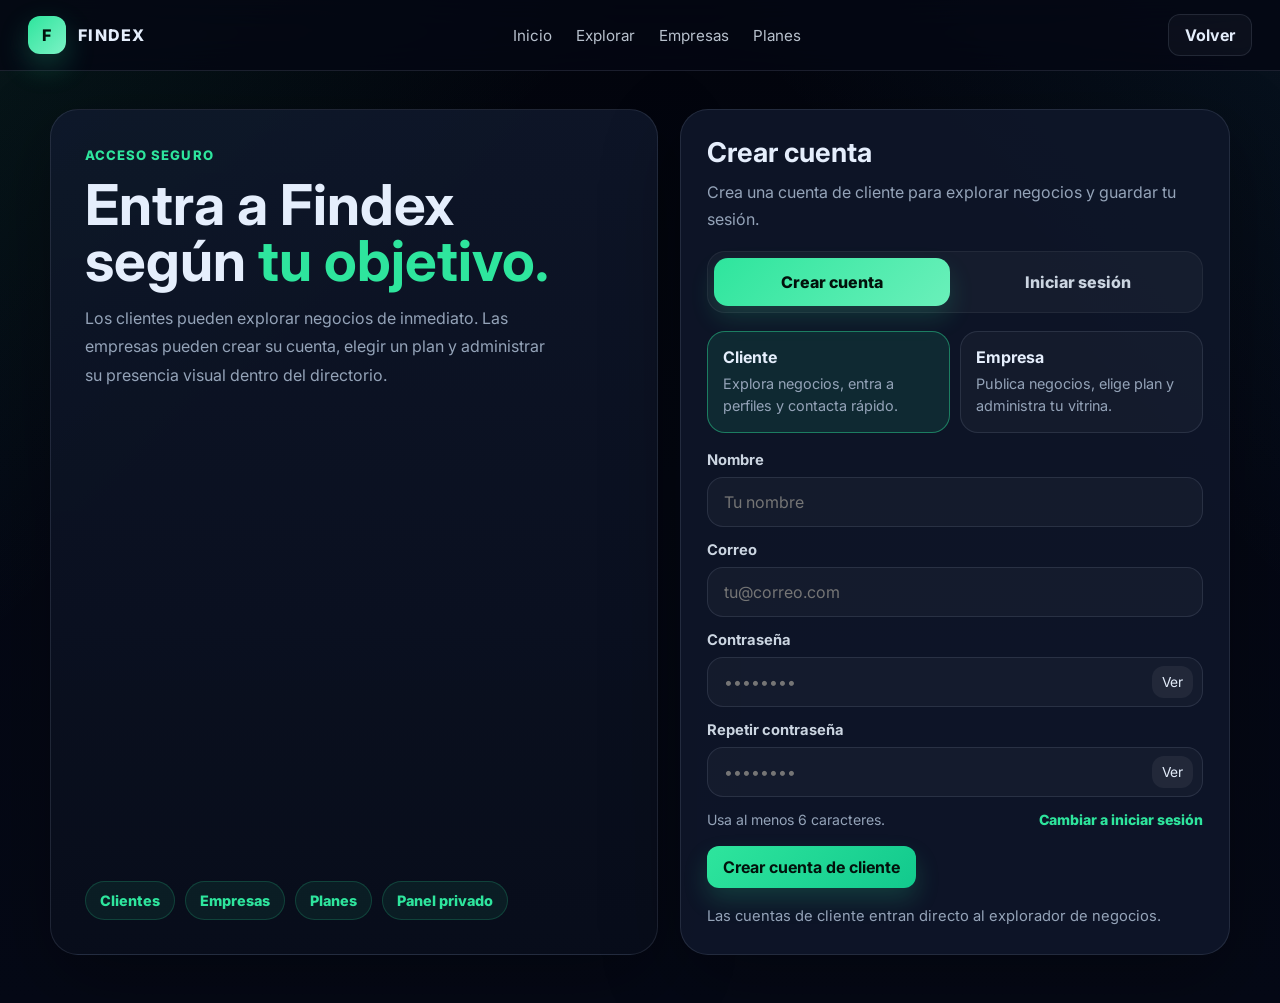
<file: admin.html>
<!DOCTYPE html>
<html lang="es">
<head>
  <meta charset="UTF-8" />
  <meta name="viewport" content="width=device-width, initial-scale=1.0" />
  <title>Admin | Findex</title>
  <link rel="preconnect" href="https://fonts.googleapis.com">
  <link rel="preconnect" href="https://fonts.gstatic.com" crossorigin>
  <link href="https://fonts.googleapis.com/css2?family=Inter:wght@400;500;600;700;800&display=swap" rel="stylesheet">
  <link rel="stylesheet" href="styles.css" />
  <style>
    .admin-wrap{
      width:min(1240px, calc(100% - 32px));
      margin:0 auto;
      padding:34px 0 48px;
    }

    .admin-head{
      display:flex;
      justify-content:space-between;
      gap:18px;
      flex-wrap:wrap;
      align-items:flex-start;
      margin-bottom:22px;
    }

    .admin-head h1{
      font-size:clamp(2rem, 4vw, 3rem);
      margin-bottom:8px;
      letter-spacing:0;
    }

    .admin-grid{
      display:grid;
      grid-template-columns:0.9fr 1.1fr;
      gap:22px;
      align-items:start;
      margin-top:22px;
    }

    .panel{
      background:rgba(15,23,42,0.92);
      border:1px solid rgba(148,163,184,0.16);
      border-radius:28px;
      padding:24px;
      box-shadow:0 24px 80px rgba(0,0,0,0.28);
    }

    .admin-toolbar{
      display:grid;
      grid-template-columns:1fr auto;
      gap:12px;
      margin-top:16px;
    }

    .admin-toolbar input{
      width:100%;
      border-radius:16px;
      border:1px solid rgba(148,163,184,0.16);
      background:rgba(255,255,255,0.03);
      color:#e5eefc;
      padding:13px 15px;
      outline:none;
    }

    .admin-list{
      display:grid;
      gap:14px;
      margin-top:16px;
    }

    .admin-card{
      display:grid;
      grid-template-columns:118px 1fr;
      gap:14px;
      padding:14px;
      border-radius:18px;
      background:rgba(255,255,255,0.035);
      border:1px solid rgba(255,255,255,0.07);
    }

    .admin-card img{
      width:118px;
      height:118px;
      object-fit:cover;
      border-radius:14px;
    }

    .admin-card-top{
      display:flex;
      justify-content:space-between;
      gap:12px;
      align-items:flex-start;
      flex-wrap:wrap;
    }

    .admin-card h3{
      margin-bottom:6px;
    }

    .admin-meta{
      color:#94a3b8;
      line-height:1.6;
      font-size:0.92rem;
      margin-bottom:12px;
    }

    .admin-actions{
      display:flex;
      gap:10px;
      flex-wrap:wrap;
    }

    .mini-form{
      display:grid;
      gap:12px;
      margin-top:16px;
    }

    .field{
      display:flex;
      flex-direction:column;
      gap:8px;
    }

    .field label{
      color:#cbd5e1;
      font-weight:700;
      font-size:0.92rem;
    }

    .field input,
    .field select,
    .field textarea{
      width:100%;
      border-radius:16px;
      border:1px solid rgba(148,163,184,0.16);
      background:rgba(255,255,255,0.03);
      color:#e5eefc;
      padding:14px 16px;
      outline:none;
    }

    .field input[type="color"]{
      min-height:48px;
      padding:6px;
    }

    .field textarea{
      min-height:110px;
      resize:vertical;
    }

    .stats{
      display:grid;
      grid-template-columns:repeat(4,1fr);
      gap:12px;
      margin:18px 0 0;
    }

    .stat{
      padding:14px;
      border-radius:18px;
      background:rgba(255,255,255,0.035);
      border:1px solid rgba(255,255,255,0.06);
    }

    .stat strong{
      display:block;
      font-size:1.25rem;
      margin-bottom:4px;
      color:#2ee59d;
    }

    .badge-plan{
      display:inline-flex;
      padding:10px 14px;
      border-radius:999px;
      background:rgba(46,229,157,0.12);
      color:#2ee59d;
      border:1px solid rgba(46,229,157,0.16);
      font-weight:800;
      font-size:0.9rem;
    }

    @media (max-width: 1000px){
      .admin-grid{
        grid-template-columns:1fr;
      }
    }

    @media (max-width: 700px){
      .stats{
        grid-template-columns:1fr 1fr;
      }

      .admin-toolbar,
      .admin-card{
        grid-template-columns:1fr;
      }

      .admin-card img{
        width:100%;
        height:190px;
      }
    }
  </style>
</head>
<body>
  <header class="topbar">
    <a class="brand" href="index.html" aria-label="Findex">
      <div class="brand-mark">F</div>
      <span class="brand-name">FINDEX</span>
    </a>

    <nav class="nav-links">
      <a href="index.html">Inicio</a>
      <a href="dashboard.html">Panel empresa</a>
      <a href="planes.html">Planes</a>
    </nav>

    <div class="nav-actions" id="navActions"></div>
  </header>

  <main class="admin-wrap">
    <section class="admin-head">
      <div>
        <div class="eyebrow">Panel de administración</div>
        <h1 id="adminTitle">Administrar negocios</h1>
        <p class="subtle">Controla verificación, destacados, datos públicos y galería visual de cada perfil.</p>
      </div>
      <div class="badge-plan">Acceso administrador</div>
    </section>

    <section class="stats">
      <div class="stat"><strong id="statBusinesses">0</strong><span>Negocios</span></div>
      <div class="stat"><strong id="statUsers">0</strong><span>Usuarios</span></div>
      <div class="stat"><strong id="statVerified">0</strong><span>Verificados</span></div>
      <div class="stat"><strong id="statFeatured">0</strong><span>Destacados</span></div>
    </section>

    <div class="admin-grid">
      <article class="panel">
        <h2 id="editTitle">Editar negocio</h2>
        <p class="subtle">Selecciona un negocio de la lista para modificar su información pública.</p>

        <form id="adminForm" class="mini-form">
          <input type="hidden" id="businessId" />

          <div class="field">
            <label for="nombre">Nombre</label>
            <input id="nombre" required />
          </div>

          <div class="field">
            <label for="categoria">Categoría</label>
            <select id="categoria" required></select>
          </div>

          <div class="field">
            <label for="ubicacion">Ubicación</label>
            <input id="ubicacion" required />
          </div>

          <div class="field">
            <label for="telefono">Teléfono</label>
            <input id="telefono" required />
          </div>

          <div class="field">
            <label for="horario">Horario</label>
            <input id="horario" required />
          </div>

          <div class="field">
            <label for="bannerColor">Color de marca</label>
            <input id="bannerColor" type="color" value="#2ee59d" />
          </div>

          <div class="field">
            <label for="descripcion">Descripción</label>
            <textarea id="descripcion" required></textarea>
          </div>

          <div class="field">
            <label for="sitio">Sitio web</label>
            <input id="sitio" />
          </div>

          <div class="field">
            <label for="instagram">Instagram</label>
            <input id="instagram" />
          </div>

          <div class="field">
            <label>Fotos del negocio</label>
            <div class="image-manager">
              <div class="image-upload-grid">
                <div class="upload-zone" id="mainDrop">
                  <strong>Foto principal</strong>
                  <small>Imagen principal del perfil y del listado.</small>
                  <input class="sr-only" id="mainImageInput" type="file" accept="image/*" />
                  <label class="btn btn-ghost" for="mainImageInput">Subir imagen</label>
                </div>
                <div id="mainPreview"></div>
              </div>

              <div class="image-upload-grid">
                <div class="upload-zone" id="galleryDrop">
                  <strong>Fotos adicionales</strong>
                  <small>Galería pública del negocio.</small>
                  <input class="sr-only" id="galleryImageInput" type="file" accept="image/*" multiple />
                  <label class="btn btn-ghost" for="galleryImageInput">Subir galería</label>
                </div>
                <div class="preview-grid" id="galleryPreview"></div>
              </div>
            </div>
          </div>

          <div class="field" style="display:flex;gap:10px;flex-direction:row;flex-wrap:wrap;">
            <button class="btn btn-primary" type="submit">Guardar cambios</button>
            <button class="btn btn-ghost" type="button" id="resetBtn">Limpiar</button>
          </div>

          <div id="adminNotice" class="notice"></div>
        </form>
      </article>

      <article class="panel">
        <h2>Todos los negocios</h2>
        <p class="subtle">Busca, revisa y administra el estado de cada perfil.</p>

        <div class="admin-toolbar">
          <input id="adminSearch" type="search" placeholder="Buscar negocio, dueño, ubicación..." />
          <a class="btn btn-ghost" href="index.html#explorar">Ver directorio</a>
        </div>

        <div class="admin-list" id="adminList"></div>
      </article>
    </div>
  </main>

  <script src="data.js"></script>
  <script src="media-manager.js"></script>
  <script>
    const sessionUser = getCurrentUser();
    let redirectTarget = "";
    if (!sessionUser) redirectTarget = "auth.html";
    else if (!isAdmin(sessionUser)) redirectTarget = getDashboardUrl(sessionUser);

    if (redirectTarget) {
      document.body.hidden = true;
      window.location.href = redirectTarget;
    }

    const user = sessionUser || { name: "" };

    const adminTitle = document.getElementById("adminTitle");
    const editTitle = document.getElementById("editTitle");
    const adminList = document.getElementById("adminList");
    const adminForm = document.getElementById("adminForm");
    const adminNotice = document.getElementById("adminNotice");
    const statBusinesses = document.getElementById("statBusinesses");
    const statUsers = document.getElementById("statUsers");
    const statVerified = document.getElementById("statVerified");
    const statFeatured = document.getElementById("statFeatured");
    const resetBtn = document.getElementById("resetBtn");
    const adminSearch = document.getElementById("adminSearch");

    adminTitle.textContent = `Hola, ${user.name}`;

    const categorySelect = document.getElementById("categoria");
    categories.forEach(cat => {
      const option = document.createElement("option");
      option.value = cat.key;
      option.textContent = cat.label;
      categorySelect.appendChild(option);
    });

    const photoManager = createPhotoManager({
      mainInputId: "mainImageInput",
      galleryInputId: "galleryImageInput",
      mainDropId: "mainDrop",
      galleryDropId: "galleryDrop",
      mainPreviewId: "mainPreview",
      galleryPreviewId: "galleryPreview",
      onError: showNotice
    });

    function showNotice(msg) {
      adminNotice.textContent = msg;
      adminNotice.style.display = "block";
      setTimeout(() => adminNotice.style.display = "none", 2400);
    }

    function renderStats() {
      const allBusinesses = getBusinesses();
      const users = getUsers();
      statBusinesses.textContent = allBusinesses.length;
      statUsers.textContent = users.length;
      statVerified.textContent = allBusinesses.filter(b => b.verificado).length;
      statFeatured.textContent = allBusinesses.filter(b => b.destacado).length;
    }

    function getFilteredBusinesses() {
      const query = adminSearch.value.trim().toLowerCase();
      if (!query) return getBusinesses();

      return getBusinesses().filter(b => [
        b.nombre,
        b.ownerEmail,
        b.categoriaLabel,
        b.ubicacion,
        b.descripcion
      ].join(" ").toLowerCase().includes(query));
    }

    function renderList() {
      const allBusinesses = getFilteredBusinesses();

      if (!allBusinesses.length) {
        adminList.innerHTML = `
          <div class="empty-state">
            No hay negocios que coincidan con la búsqueda.
          </div>
        `;
        renderStats();
        return;
      }

      adminList.innerHTML = allBusinesses.map(b => `
        <div class="admin-card">
          <img src="${escapeHTML(getBusinessMainImage(b))}" alt="${escapeHTML(b.nombre)}" />
          <div>
            <div class="admin-card-top">
              <div>
                <h3>${escapeHTML(b.nombre)}</h3>
                <div class="admin-meta">
                  ${escapeHTML(b.categoriaLabel)} · ${escapeHTML(b.ubicacion)}<br/>
                  Dueño: ${escapeHTML(b.ownerEmail)}<br/>
                  ${b.verificado ? "Verificado" : "Sin verificar"} · ${b.destacado ? "Destacado" : "Normal"} · ${getBusinessGallery(b).length} foto${getBusinessGallery(b).length === 1 ? "" : "s"}
                </div>
              </div>
            </div>

            <div class="admin-actions">
              <button class="btn btn-ghost" type="button" onclick="loadBusiness(${b.id})">Editar</button>
              <button class="btn btn-ghost" type="button" onclick="toggleVerified(${b.id})">${b.verificado ? "Quitar verificación" : "Verificar"}</button>
              <button class="btn btn-ghost" type="button" onclick="toggleFeatured(${b.id})">${b.destacado ? "Quitar destacado" : "Destacar"}</button>
              <button class="btn btn-primary" type="button" onclick="deleteOne(${b.id})">Eliminar</button>
            </div>
          </div>
        </div>
      `).join("");

      renderStats();
    }

    function resetForm() {
      adminForm.reset();
      document.getElementById("businessId").value = "";
      document.getElementById("bannerColor").value = "#2ee59d";
      photoManager.clear();
      editTitle.textContent = "Editar negocio";
    }

    window.loadBusiness = function(id) {
      const b = getBusinesses().find(x => Number(x.id) === Number(id));
      if (!b) return;

      document.getElementById("businessId").value = b.id;
      document.getElementById("nombre").value = b.nombre;
      document.getElementById("categoria").value = b.categoria;
      document.getElementById("ubicacion").value = b.ubicacion;
      document.getElementById("telefono").value = b.telefono;
      document.getElementById("horario").value = b.horario;
      document.getElementById("descripcion").value = b.descripcion;
      document.getElementById("sitio").value = b.sitio || "";
      document.getElementById("instagram").value = b.instagram || "";
      document.getElementById("bannerColor").value = b.bannerColor || "#2ee59d";
      photoManager.setImages({ imagen: b.imagen, galeria: b.galeria });
      editTitle.textContent = `Editando ${b.nombre}`;
      showNotice("Negocio cargado para edición.");
      window.scrollTo({ top: 0, behavior: "smooth" });
    };

    window.toggleVerified = function(id) {
      const b = getBusinesses().find(x => Number(x.id) === Number(id));
      if (!b) return;
      updateBusiness(id, { verificado: !b.verificado });
      renderList();
    };

    window.toggleFeatured = function(id) {
      const b = getBusinesses().find(x => Number(x.id) === Number(id));
      if (!b) return;
      updateBusiness(id, { destacado: !b.destacado });
      renderList();
    };

    window.deleteOne = function(id) {
      const b = getBusinesses().find(x => Number(x.id) === Number(id));
      if (!b) return;
      if (!confirm(`¿Eliminar ${b.nombre}?`)) return;
      deleteBusiness(id);
      resetForm();
      renderList();
    };

    adminForm.addEventListener("submit", e => {
      e.preventDefault();

      const id = document.getElementById("businessId").value;
      if (!id) {
        showNotice("Selecciona un negocio antes de guardar cambios.");
        return;
      }

      const media = photoManager.getImages();
      if (!media.imagen) {
        showNotice("Agrega una foto principal antes de guardar.");
        return;
      }

      const patch = {
        nombre: document.getElementById("nombre").value.trim(),
        categoria: document.getElementById("categoria").value,
        ubicacion: document.getElementById("ubicacion").value.trim(),
        telefono: document.getElementById("telefono").value.trim(),
        whatsapp: document.getElementById("telefono").value.trim(),
        horario: document.getElementById("horario").value.trim(),
        imagen: media.imagen,
        galeria: media.galeria,
        descripcion: document.getElementById("descripcion").value.trim(),
        sitio: document.getElementById("sitio").value.trim(),
        instagram: document.getElementById("instagram").value.trim(),
        bannerColor: document.getElementById("bannerColor").value || "#2ee59d"
      };

      updateBusiness(id, patch);
      resetForm();
      showNotice("Cambios guardados.");
      renderList();
    });

    resetBtn.addEventListener("click", () => {
      resetForm();
      showNotice("Formulario limpio.");
    });

    adminSearch.addEventListener("input", renderList);
    renderList();
  </script>
  <script>
    renderSessionNav("navActions");
  </script>
</body>
</html>
</file>
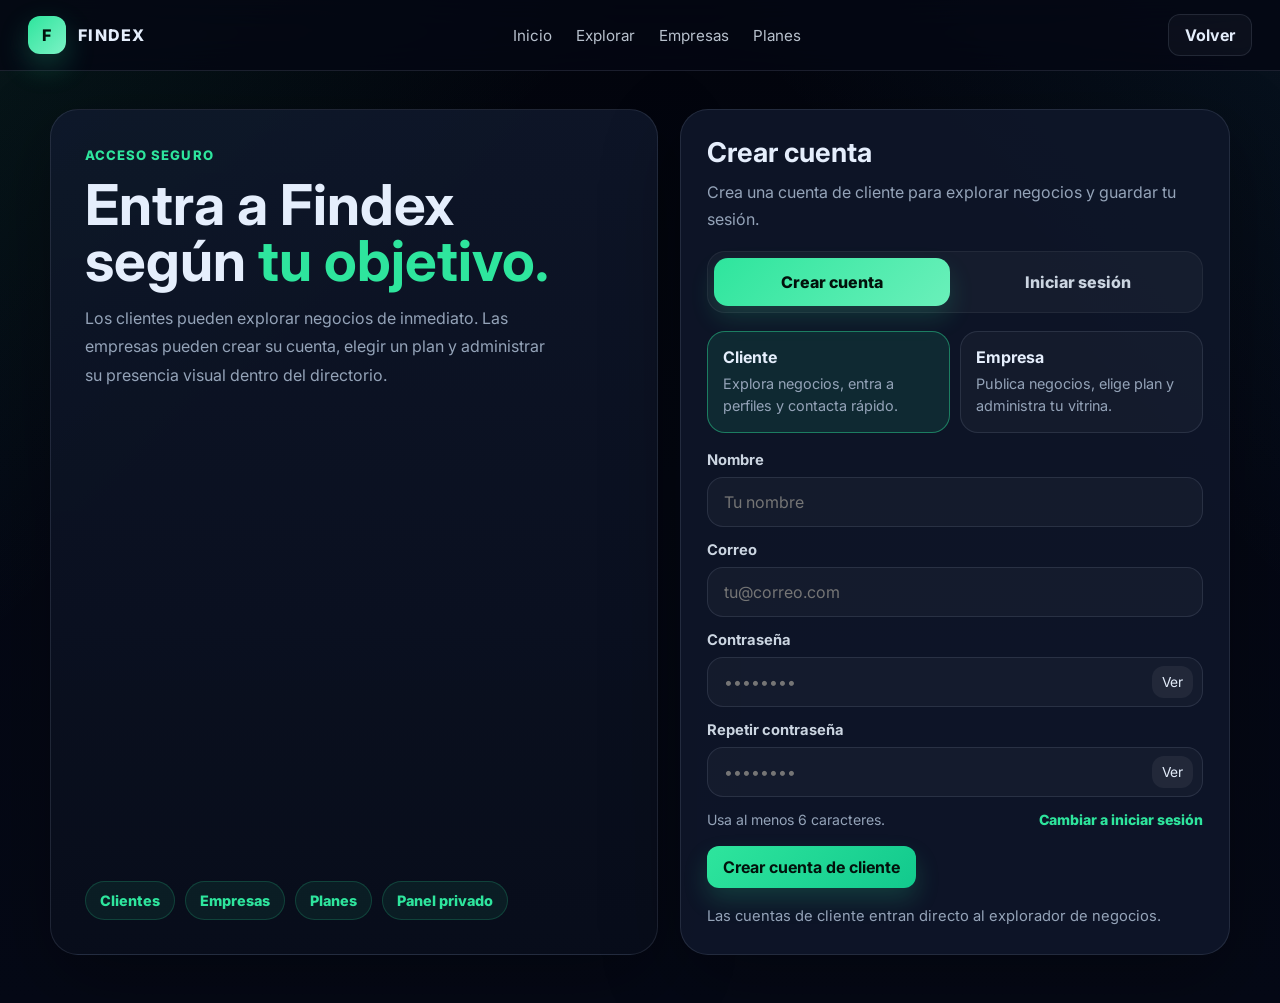
<file: auth.html>
<!DOCTYPE html>
<html lang="es">
<head>
  <meta charset="UTF-8" />
  <meta name="viewport" content="width=device-width, initial-scale=1.0" />
  <title>Acceso | Findex</title>
  <meta name="description" content="Crea una cuenta de cliente o empresa e inicia sesión en Findex." />
  <link rel="preconnect" href="https://fonts.googleapis.com">
  <link rel="preconnect" href="https://fonts.gstatic.com" crossorigin>
  <link href="https://fonts.googleapis.com/css2?family=Inter:wght@400;500;600;700;800&display=swap" rel="stylesheet">
  <link rel="stylesheet" href="styles.css" />

  <style>
    .auth-wrap{
      width:min(1180px, calc(100% - 32px));
      margin:0 auto;
      padding:38px 0 48px;
      display:grid;
      grid-template-columns:1.05fr 0.95fr;
      gap:22px;
      align-items:stretch;
    }

    .auth-hero,
    .auth-card{
      border-radius:28px;
      border:1px solid rgba(148,163,184,0.16);
      background:rgba(15,23,42,0.9);
      box-shadow:0 24px 80px rgba(0,0,0,0.32);
      overflow:hidden;
    }

    .auth-hero{
      padding:34px;
      display:flex;
      flex-direction:column;
      justify-content:space-between;
      gap:26px;
      background:
        linear-gradient(180deg, rgba(15,23,42,0.9), rgba(8,13,27,0.98)),
        linear-gradient(135deg, rgba(46,229,157,0.11), transparent 42%);
    }

    .auth-hero h1{
      font-size:clamp(2.2rem, 4.4vw, 4rem);
      line-height:1;
      letter-spacing:0;
      margin-bottom:14px;
      max-width:13ch;
    }

    .auth-hero h1 span{
      color:#2ee59d;
    }

    .auth-hero p{
      color:#94a3b8;
      line-height:1.8;
      max-width:46ch;
      font-size:1rem;
    }

    .auth-badges{
      display:flex;
      flex-wrap:wrap;
      gap:10px;
    }

    .auth-badges span{
      padding:10px 14px;
      border-radius:999px;
      border:1px solid rgba(46,229,157,0.18);
      background:rgba(46,229,157,0.08);
      color:#2ee59d;
      font-weight:800;
      font-size:0.9rem;
    }

    .auth-card{
      padding:26px;
    }

    .auth-card-top{
      margin-bottom:18px;
    }

    .auth-card-top h2{
      font-size:1.7rem;
      margin-bottom:10px;
    }

    .auth-card-top p{
      color:#94a3b8;
      line-height:1.7;
    }

    .tabs{
      display:grid;
      grid-template-columns:1fr 1fr;
      gap:10px;
      margin-bottom:18px;
      padding:6px;
      border-radius:18px;
      background:rgba(255,255,255,0.035);
      border:1px solid rgba(255,255,255,0.06);
    }

    .tab-btn{
      border:none;
      padding:14px 16px;
      border-radius:14px;
      cursor:pointer;
      background:transparent;
      color:#cbd5e1;
      font-weight:800;
      transition:0.2s ease;
    }

    .tab-btn.active{
      background:linear-gradient(135deg, #2ee59d, #6af0ba);
      color:#02110b;
      box-shadow:0 12px 24px rgba(46,229,157,0.16);
    }

    .account-type-grid{
      display:grid;
      grid-template-columns:1fr 1fr;
      gap:10px;
      margin:0 0 18px;
    }

    .account-option{
      text-align:left;
      border-radius:18px;
      padding:15px;
      border:1px solid rgba(148,163,184,0.16);
      background:rgba(255,255,255,0.03);
      color:#e5eefc;
      cursor:pointer;
      transition:0.2s ease;
    }

    .account-option.active{
      border-color:rgba(46,229,157,0.44);
      background:rgba(46,229,157,0.1);
    }

    .account-option strong{
      display:block;
      margin-bottom:6px;
    }

    .account-option span{
      color:#94a3b8;
      line-height:1.5;
      font-size:0.9rem;
    }

    .field{
      display:flex;
      flex-direction:column;
      gap:8px;
      margin-bottom:14px;
      position:relative;
    }

    .field label{
      color:#cbd5e1;
      font-size:0.92rem;
      font-weight:700;
    }

    .field input{
      width:100%;
      padding:14px 16px;
      border-radius:16px;
      border:1px solid rgba(148,163,184,0.16);
      background:rgba(255,255,255,0.03);
      color:#e5eefc;
      outline:none;
      transition:0.2s ease;
    }

    .field input:focus{
      border-color:rgba(46,229,157,0.35);
      box-shadow:0 0 0 4px rgba(46,229,157,0.08);
    }

    .password-wrap{
      position:relative;
    }

    .toggle-pass{
      position:absolute;
      right:10px;
      top:50%;
      transform:translateY(-50%);
      border:none;
      background:rgba(255,255,255,0.06);
      color:#e5eefc;
      border-radius:12px;
      padding:8px 10px;
      cursor:pointer;
      font-size:0.86rem;
    }

    .auth-actions{
      display:flex;
      gap:12px;
      flex-wrap:wrap;
      margin-top:18px;
    }

    .auth-note{
      margin-top:16px;
      color:#94a3b8;
      font-size:0.92rem;
      line-height:1.65;
    }

    .auth-error,
    .auth-success{
      margin-top:14px;
      padding:12px 14px;
      border-radius:14px;
      display:none;
      line-height:1.6;
      font-size:0.94rem;
    }

    .auth-error{
      background:rgba(239,68,68,0.12);
      color:#fecaca;
      border:1px solid rgba(239,68,68,0.18);
    }

    .auth-success{
      background:rgba(46,229,157,0.1);
      color:#2ee59d;
      border:1px solid rgba(46,229,157,0.16);
    }

    .mini-row{
      display:flex;
      justify-content:space-between;
      align-items:center;
      gap:12px;
      margin-top:6px;
      color:#94a3b8;
      font-size:0.88rem;
    }

    .mini-link{
      color:#2ee59d;
      font-weight:800;
      cursor:pointer;
    }

    @media (max-width: 980px){
      .auth-wrap{
        grid-template-columns:1fr;
      }
    }

    @media (max-width: 620px){
      .account-type-grid{
        grid-template-columns:1fr;
      }
    }
  </style>
</head>
<body>
  <header class="topbar">
    <a class="brand" href="index.html" aria-label="Findex">
      <div class="brand-mark">F</div>
      <span class="brand-name">FINDEX</span>
    </a>

    <nav class="nav-links">
      <a href="index.html">Inicio</a>
      <a href="index.html#explorar">Explorar</a>
      <a href="index.html#empresas">Empresas</a>
      <a href="planes.html">Planes</a>
    </nav>

    <div class="nav-actions">
      <a class="btn btn-ghost" href="index.html">Volver</a>
    </div>
  </header>

  <main class="auth-wrap">
    <section class="auth-hero">
      <div>
        <div class="eyebrow">Acceso seguro</div>
        <h1>Entra a Findex según <span>tu objetivo.</span></h1>
        <p>
          Los clientes pueden explorar negocios de inmediato. Las empresas pueden crear su cuenta,
          elegir un plan y administrar su presencia visual dentro del directorio.
        </p>
      </div>

      <div class="auth-badges">
        <span>Clientes</span>
        <span>Empresas</span>
        <span>Planes</span>
        <span>Panel privado</span>
      </div>
    </section>

    <section class="auth-card">
      <div class="auth-card-top">
        <h2 id="formTitle">Crear cuenta</h2>
        <p id="formSubtitle">Crea una cuenta de cliente para explorar negocios y guardar tu sesión.</p>
      </div>

      <div class="tabs">
        <button class="tab-btn active" id="registerTab" type="button">Crear cuenta</button>
        <button class="tab-btn" id="loginTab" type="button">Iniciar sesión</button>
      </div>

      <div class="account-type-grid" id="accountTypeGrid" aria-label="Tipo de cuenta">
        <button class="account-option active" id="clientOption" type="button" data-type="client">
          <strong>Cliente</strong>
          <span>Explora negocios, entra a perfiles y contacta rápido.</span>
        </button>
        <button class="account-option" id="businessOption" type="button" data-type="business">
          <strong>Empresa</strong>
          <span>Publica negocios, elige plan y administra tu vitrina.</span>
        </button>
      </div>

      <form id="authForm" autocomplete="on">
        <div id="nameField" class="field">
          <label for="name">Nombre</label>
          <input id="name" type="text" placeholder="Tu nombre" />
        </div>

        <div class="field">
          <label for="email">Correo</label>
          <input id="email" type="email" placeholder="tu@correo.com" required />
        </div>

        <div class="field">
          <label for="password">Contraseña</label>
          <div class="password-wrap">
            <input id="password" type="password" placeholder="••••••••" required />
            <button class="toggle-pass" type="button" data-target="password">Ver</button>
          </div>
        </div>

        <div id="confirmPasswordField" class="field">
          <label for="confirmPassword">Repetir contraseña</label>
          <div class="password-wrap">
            <input id="confirmPassword" type="password" placeholder="••••••••" />
            <button class="toggle-pass" type="button" data-target="confirmPassword">Ver</button>
          </div>
        </div>

        <div class="mini-row">
          <span id="passwordHint">Usa al menos 6 caracteres.</span>
          <span class="mini-link" id="switchModeLink">Cambiar a iniciar sesión</span>
        </div>

        <div class="auth-actions">
          <button class="btn btn-primary" id="submitBtn" type="submit">Crear cuenta de cliente</button>
        </div>

        <div class="auth-note" id="authNote">
          Las cuentas de cliente entran directo al explorador. Las empresas continúan a planes.
        </div>

        <div id="authError" class="auth-error"></div>
        <div id="authSuccess" class="auth-success"></div>
      </form>
    </section>
  </main>

  <script src="data.js"></script>
  <script>
    const params = new URLSearchParams(window.location.search);
    const requestedPlan = planDefinitions.some(plan => plan.key === params.get("plan")) ? params.get("plan") : "";
    const requestedType = params.get("tipo") === "empresa" || requestedPlan ? ACCOUNT_TYPES.business : ACCOUNT_TYPES.client;

    function redirectAfterLogin(user) {
      if (isAdmin(user)) {
        window.location.href = "admin.html";
        return;
      }

      if (isBusinessUser(user)) {
        window.location.href = user.plan ? "dashboard.html" : "planes.html";
        return;
      }

      window.location.href = "index.html#explorar";
    }

    let existingUser = getCurrentUser();
    if (existingUser && requestedPlan && !isAdmin(existingUser)) {
      setUserPlan(requestedPlan);
      existingUser = getCurrentUser();
    }

    if (existingUser) {
      document.body.hidden = true;
      redirectAfterLogin(existingUser);
    }

    const registerTab = document.getElementById("registerTab");
    const loginTab = document.getElementById("loginTab");
    const authForm = document.getElementById("authForm");
    const nameField = document.getElementById("nameField");
    const confirmPasswordField = document.getElementById("confirmPasswordField");
    const submitBtn = document.getElementById("submitBtn");
    const authError = document.getElementById("authError");
    const authSuccess = document.getElementById("authSuccess");
    const formTitle = document.getElementById("formTitle");
    const formSubtitle = document.getElementById("formSubtitle");
    const switchModeLink = document.getElementById("switchModeLink");
    const passwordHint = document.getElementById("passwordHint");
    const authNote = document.getElementById("authNote");
    const accountTypeGrid = document.getElementById("accountTypeGrid");
    const accountOptions = document.querySelectorAll(".account-option");

    const nameInput = document.getElementById("name");
    const emailInput = document.getElementById("email");
    const passwordInput = document.getElementById("password");
    const confirmPasswordInput = document.getElementById("confirmPassword");
    const toggleButtons = document.querySelectorAll(".toggle-pass");

    let mode = "register";
    let selectedAccountType = requestedType;

    function showMessage(type, text) {
      authError.style.display = "none";
      authSuccess.style.display = "none";

      const el = type === "error" ? authError : authSuccess;
      el.textContent = text;
      el.style.display = "block";
    }

    function clearMessages() {
      authError.style.display = "none";
      authSuccess.style.display = "none";
    }

    function setAccountType(type) {
      selectedAccountType = type === ACCOUNT_TYPES.business ? ACCOUNT_TYPES.business : ACCOUNT_TYPES.client;

      accountOptions.forEach(option => {
        option.classList.toggle("active", option.dataset.type === selectedAccountType);
      });

      if (mode !== "register") return;

      const isBusiness = selectedAccountType === ACCOUNT_TYPES.business;
      formSubtitle.textContent = isBusiness
        ? "Crea una cuenta de empresa para elegir plan y publicar negocios."
        : "Crea una cuenta de cliente para explorar negocios y guardar tu sesión.";
      submitBtn.textContent = isBusiness ? "Crear cuenta de empresa" : "Crear cuenta de cliente";
      authNote.textContent = isBusiness
        ? "Después del registro elegirás un plan antes de publicar tu primer negocio."
        : "Las cuentas de cliente entran directo al explorador de negocios.";
    }

    function setMode(newMode) {
      mode = newMode;
      const isRegister = mode === "register";

      registerTab.classList.toggle("active", isRegister);
      loginTab.classList.toggle("active", !isRegister);

      accountTypeGrid.style.display = isRegister ? "grid" : "none";
      nameField.style.display = isRegister ? "flex" : "none";
      confirmPasswordField.style.display = isRegister ? "flex" : "none";
      formTitle.textContent = isRegister ? "Crear cuenta" : "Iniciar sesión";

      passwordHint.textContent = isRegister
        ? "Usa al menos 6 caracteres."
        : "Escribe la contraseña de tu cuenta.";

      authNote.textContent = isRegister
        ? "Las cuentas de cliente entran directo al explorador. Las empresas continúan a planes."
        : "El sistema abrirá la vista correcta según tu tipo de cuenta.";

      nameInput.required = isRegister;
      confirmPasswordInput.required = isRegister;
      confirmPasswordInput.value = "";

      switchModeLink.textContent = isRegister
        ? "Cambiar a iniciar sesión"
        : "Cambiar a crear cuenta";

      if (!isRegister) {
        formSubtitle.textContent = "Entra con tu correo y contraseña para continuar.";
        submitBtn.textContent = "Iniciar sesión";
      } else {
        setAccountType(selectedAccountType);
      }

      clearMessages();
      authForm.reset();
    }

    registerTab.addEventListener("click", () => setMode("register"));
    loginTab.addEventListener("click", () => setMode("login"));
    switchModeLink.addEventListener("click", () => {
      setMode(mode === "register" ? "login" : "register");
    });

    accountOptions.forEach(option => {
      option.addEventListener("click", () => setAccountType(option.dataset.type));
    });

    toggleButtons.forEach(button => {
      button.addEventListener("click", () => {
        const input = document.getElementById(button.dataset.target);
        if (!input) return;
        input.type = input.type === "password" ? "text" : "password";
        button.textContent = input.type === "password" ? "Ver" : "Ocultar";
      });
    });

    authForm.addEventListener("submit", async e => {
      e.preventDefault();
      clearMessages();

      const email = emailInput.value.trim();
      const password = passwordInput.value;

      try {
        let user;

        if (mode === "register") {
          const name = nameInput.value.trim();
          const confirmPassword = confirmPasswordInput.value;

          if (password !== confirmPassword) {
            showMessage("error", "Las contraseñas no coinciden.");
            return;
          }

          if (password.length < 6) {
            showMessage("error", "La contraseña debe tener al menos 6 caracteres.");
            return;
          }

          user = await registerUser({
            name,
            email,
            password,
            accountType: selectedAccountType
          });

          if (selectedAccountType === ACCOUNT_TYPES.business && requestedPlan) {
            user = setUserPlan(requestedPlan);
          }

          showMessage("success", selectedAccountType === ACCOUNT_TYPES.business
            ? "Cuenta de empresa creada correctamente."
            : "Cuenta de cliente creada correctamente.");
        } else {
          user = await loginUser(email, password);
          if (requestedPlan && !isAdmin(user)) {
            user = setUserPlan(requestedPlan);
          }
          showMessage("success", "Sesión iniciada correctamente.");
        }

        setTimeout(() => redirectAfterLogin(user), 450);
      } catch (err) {
        showMessage("error", err.message || "Ocurrió un error.");
      }
    });

    setAccountType(requestedType);
    setMode("register");
  </script>
</body>
</html>
</file>
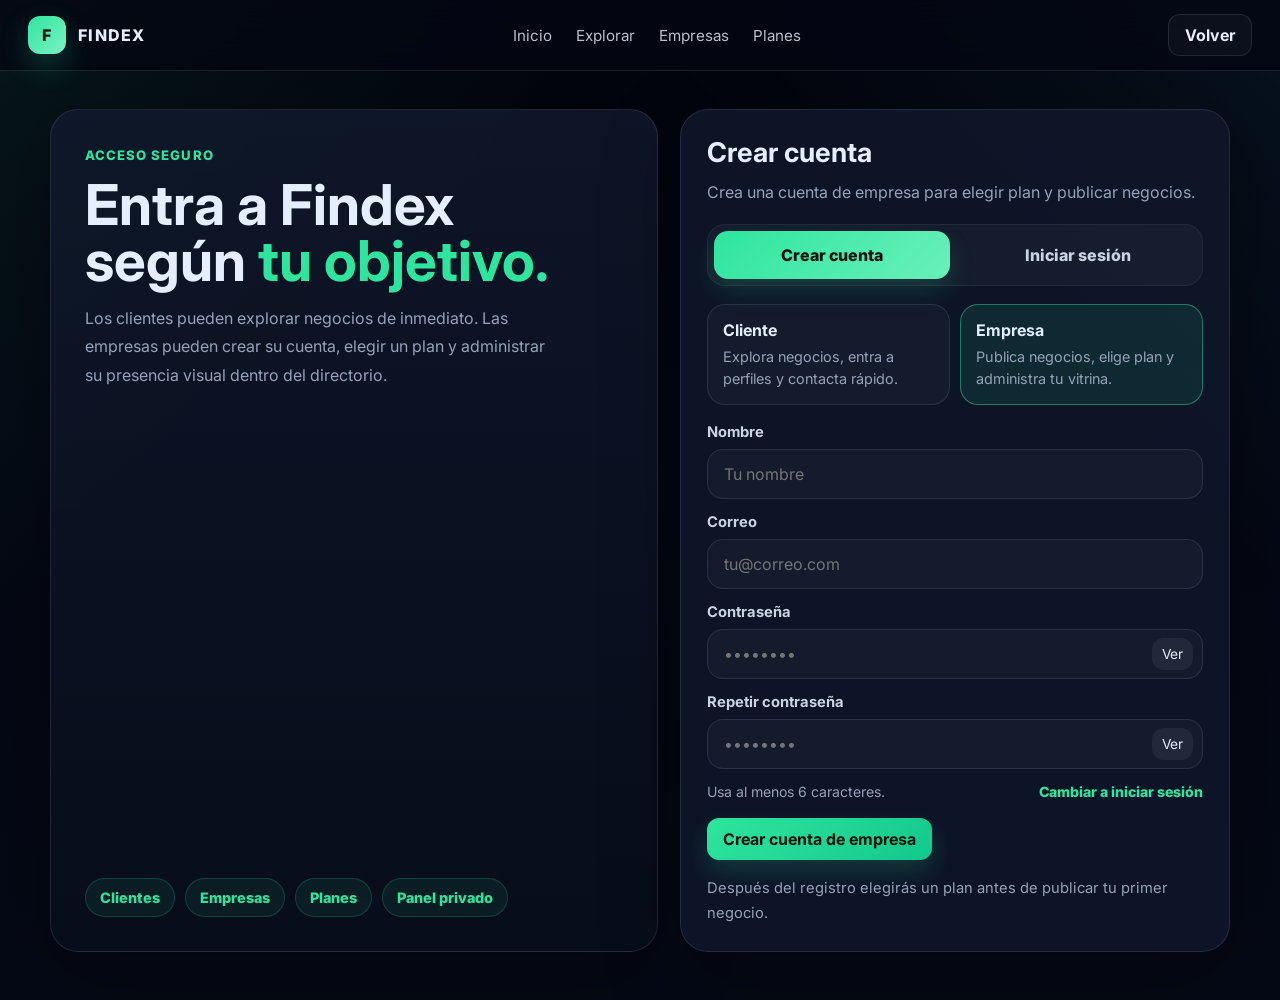
<file: dashboard.html>
<!DOCTYPE html>
<html lang="es">
<head>
  <meta charset="UTF-8" />
  <meta name="viewport" content="width=device-width, initial-scale=1.0" />
  <title>Panel de empresa | Findex</title>
  <link rel="preconnect" href="https://fonts.googleapis.com">
  <link rel="preconnect" href="https://fonts.gstatic.com" crossorigin>
  <link href="https://fonts.googleapis.com/css2?family=Inter:wght@400;500;600;700;800&display=swap" rel="stylesheet">
  <link rel="stylesheet" href="styles.css" />
  <style>
    .dash-wrap{
      width:min(1220px, calc(100% - 32px));
      margin:0 auto;
      padding:34px 0 48px;
    }

    .dash-head{
      display:flex;
      justify-content:space-between;
      gap:18px;
      flex-wrap:wrap;
      margin-bottom:22px;
      align-items:flex-start;
    }

    .dash-head h1{
      font-size:clamp(2rem, 4vw, 3rem);
      margin-bottom:8px;
      letter-spacing:0;
    }

    .dash-head p{
      color:#94a3b8;
      line-height:1.7;
      max-width:68ch;
    }

    .dashboard-grid{
      display:grid;
      grid-template-columns:0.95fr 1.05fr;
      gap:22px;
      align-items:start;
    }

    .panel{
      background:rgba(15,23,42,0.92);
      border:1px solid rgba(148,163,184,0.16);
      border-radius:28px;
      padding:24px;
      box-shadow:0 24px 80px rgba(0,0,0,0.28);
    }

    .panel h2{
      margin-bottom:10px;
      letter-spacing:0;
    }

    .summary{
      display:grid;
      grid-template-columns:repeat(3,1fr);
      gap:12px;
      margin:16px 0 18px;
    }

    .summary-card{
      padding:14px;
      border-radius:18px;
      background:rgba(255,255,255,0.035);
      border:1px solid rgba(255,255,255,0.06);
    }

    .summary-card strong{
      display:block;
      font-size:1.25rem;
      margin-bottom:4px;
      color:#2ee59d;
    }

    .summary-card span{
      color:#cbd5e1;
      font-size:0.9rem;
    }

    .form-grid{
      display:grid;
      grid-template-columns:repeat(2,1fr);
      gap:14px;
      margin-top:16px;
    }

    .field{
      display:flex;
      flex-direction:column;
      gap:8px;
    }

    .field.full{
      grid-column:1 / -1;
    }

    .field label{
      color:#cbd5e1;
      font-weight:700;
      font-size:0.92rem;
    }

    .field input,
    .field select,
    .field textarea{
      width:100%;
      border-radius:16px;
      border:1px solid rgba(148,163,184,0.16);
      background:rgba(255,255,255,0.03);
      color:#e5eefc;
      padding:14px 16px;
      outline:none;
    }

    .field input[type="color"]{
      min-height:48px;
      padding:6px;
    }

    .field textarea{
      min-height:120px;
      resize:vertical;
    }

    .my-businesses{
      display:grid;
      gap:14px;
      margin-top:16px;
    }

    .mine-card{
      display:grid;
      grid-template-columns:118px 1fr;
      gap:14px;
      padding:14px;
      border-radius:18px;
      background:rgba(255,255,255,0.035);
      border:1px solid rgba(255,255,255,0.07);
    }

    .mine-card img{
      width:118px;
      height:112px;
      object-fit:cover;
      border-radius:14px;
    }

    .mine-card h3{
      margin-bottom:6px;
    }

    .mine-meta{
      color:#94a3b8;
      font-size:0.92rem;
      line-height:1.6;
      margin-bottom:12px;
    }

    .mine-actions{
      display:flex;
      gap:10px;
      flex-wrap:wrap;
    }

    .badge-plan{
      display:inline-flex;
      padding:10px 14px;
      border-radius:999px;
      background:rgba(46,229,157,0.12);
      color:#2ee59d;
      border:1px solid rgba(46,229,157,0.16);
      font-weight:800;
      font-size:0.9rem;
    }

    .error{
      margin-top:12px;
      padding:12px 14px;
      border-radius:14px;
      background:rgba(239,68,68,0.12);
      color:#fecaca;
      border:1px solid rgba(239,68,68,0.18);
      display:none;
      line-height:1.6;
    }

    @media (max-width: 1000px){
      .dashboard-grid{
        grid-template-columns:1fr;
      }
    }

    @media (max-width: 720px){
      .form-grid,
      .summary{
        grid-template-columns:1fr;
      }

      .mine-card{
        grid-template-columns:1fr;
      }

      .mine-card img{
        width:100%;
        height:190px;
      }
    }
  </style>
</head>
<body>
  <header class="topbar">
    <a class="brand" href="index.html" aria-label="Findex">
      <div class="brand-mark">F</div>
      <span class="brand-name">FINDEX</span>
    </a>

    <nav class="nav-links">
      <a href="index.html">Inicio</a>
      <a href="registrar.html">Agregar negocio</a>
      <a href="planes.html">Planes</a>
    </nav>

    <div class="nav-actions" id="navActions"></div>
  </header>

  <main class="dash-wrap">
    <section class="dash-head">
      <div>
        <div class="eyebrow">Panel de empresa</div>
        <h1 id="welcomeTitle">Bienvenido</h1>
        <p id="welcomeText">Administra tus negocios, fotos y datos de contacto desde un solo lugar.</p>
      </div>
      <div id="planBadge" class="badge-plan"></div>
    </section>

    <section class="dashboard-grid">
      <article class="panel">
        <h2 id="formHeading">Publicar negocio</h2>
        <p class="subtle" id="planExplanation"></p>

        <form id="businessForm" class="form-grid">
          <div class="field">
            <label for="nombre">Nombre del negocio</label>
            <input id="nombre" type="text" required />
          </div>

          <div class="field">
            <label for="categoria">Categoría</label>
            <select id="categoria" required></select>
          </div>

          <div class="field">
            <label for="ubicacion">Ubicación</label>
            <input id="ubicacion" type="text" required />
          </div>

          <div class="field">
            <label for="telefono">Teléfono / WhatsApp</label>
            <input id="telefono" type="text" required />
          </div>

          <div class="field">
            <label for="horario">Horario</label>
            <input id="horario" type="text" required />
          </div>

          <div class="field">
            <label for="bannerColor">Color de marca</label>
            <input id="bannerColor" type="color" value="#2ee59d" />
          </div>

          <div class="field full">
            <label for="descripcion">Descripción</label>
            <textarea id="descripcion" required></textarea>
          </div>

          <div class="field full advanced-only">
            <label for="sitio">Sitio web</label>
            <input id="sitio" type="url" placeholder="https://..." />
          </div>

          <div class="field full advanced-only">
            <label for="instagram">Instagram</label>
            <input id="instagram" type="text" placeholder="@tu_negocio" />
          </div>

          <div class="field full">
            <label>Fotos del negocio</label>
            <div class="image-manager">
              <div class="image-upload-grid">
                <div class="upload-zone" id="mainDrop">
                  <strong>Foto principal</strong>
                  <small>Será la imagen que aparece en el directorio y el encabezado del perfil.</small>
                  <input class="sr-only" id="mainImageInput" type="file" accept="image/*" />
                  <label class="btn btn-ghost" for="mainImageInput">Subir imagen</label>
                </div>
                <div id="mainPreview"></div>
              </div>

              <div class="image-upload-grid">
                <div class="upload-zone" id="galleryDrop">
                  <strong>Fotos adicionales</strong>
                  <small>Agrega ambiente, productos, trabajos o detalles visuales del negocio.</small>
                  <input class="sr-only" id="galleryImageInput" type="file" accept="image/*" multiple />
                  <label class="btn btn-ghost" for="galleryImageInput">Subir galería</label>
                </div>
                <div class="preview-grid" id="galleryPreview"></div>
              </div>
            </div>
          </div>

          <div class="field full">
            <div class="mine-actions">
              <button class="btn btn-primary" id="saveBtn" type="submit">Publicar negocio</button>
              <button class="btn btn-ghost" id="cancelEditBtn" type="button" style="display:none;">Cancelar edición</button>
            </div>
          </div>
        </form>

        <div id="limitNotice" class="notice"></div>
        <div id="formError" class="error"></div>
      </article>

      <article class="panel">
        <h2>Mis negocios</h2>
        <p class="subtle">Revisa cómo se ven, edita información o cambia las fotos cuando lo necesites.</p>

        <div class="summary">
          <div class="summary-card">
            <strong id="totalMine">0</strong>
            <span>Negocios</span>
          </div>
          <div class="summary-card">
            <strong id="featuredMine">0</strong>
            <span>Destacados</span>
          </div>
          <div class="summary-card">
            <strong id="planLimit">0</strong>
            <span>Límite del plan</span>
          </div>
        </div>

        <div class="my-businesses" id="myBusinesses"></div>
      </article>
    </section>
  </main>

  <script src="data.js"></script>
  <script src="media-manager.js"></script>
  <script>
    const sessionUser = getCurrentUser();
    let redirectTarget = "";
    if (!sessionUser) redirectTarget = "auth.html?tipo=empresa";
    else if (isAdmin(sessionUser)) redirectTarget = "admin.html";
    else if (!isBusinessUser(sessionUser)) redirectTarget = "index.html#explorar";
    else if (!sessionUser.plan) redirectTarget = "planes.html";

    if (redirectTarget) {
      document.body.hidden = true;
      window.location.href = redirectTarget;
    }

    const user = sessionUser || { name: "", email: "", plan: null };

    const welcomeTitle = document.getElementById("welcomeTitle");
    const welcomeText = document.getElementById("welcomeText");
    const planBadge = document.getElementById("planBadge");
    const planExplanation = document.getElementById("planExplanation");
    const businessForm = document.getElementById("businessForm");
    const myBusinesses = document.getElementById("myBusinesses");
    const totalMine = document.getElementById("totalMine");
    const featuredMine = document.getElementById("featuredMine");
    const planLimit = document.getElementById("planLimit");
    const limitNotice = document.getElementById("limitNotice");
    const formError = document.getElementById("formError");
    const saveBtn = document.getElementById("saveBtn");
    const cancelEditBtn = document.getElementById("cancelEditBtn");
    const formHeading = document.getElementById("formHeading");

    const categoriaSelect = document.getElementById("categoria");
    const advancedFields = document.querySelectorAll(".advanced-only");

    let editingId = null;
    const plan = getPlanDefinition(user?.plan);

    function showError(msg) {
      formError.textContent = msg;
      formError.style.display = "block";
      limitNotice.style.display = "none";
    }

    function showNotice(msg) {
      limitNotice.textContent = msg;
      limitNotice.style.display = "block";
      formError.style.display = "none";
    }

    function clearMessages() {
      limitNotice.style.display = "none";
      formError.style.display = "none";
    }

    const photoManager = createPhotoManager({
      mainInputId: "mainImageInput",
      galleryInputId: "galleryImageInput",
      mainDropId: "mainDrop",
      galleryDropId: "galleryDrop",
      mainPreviewId: "mainPreview",
      galleryPreviewId: "galleryPreview",
      onError: showError
    });

    categories.forEach(cat => {
      const option = document.createElement("option");
      option.value = cat.key;
      option.textContent = cat.label;
      categoriaSelect.appendChild(option);
    });

    welcomeTitle.textContent = `Hola, ${user.name}`;
    welcomeText.textContent = `Este es tu panel de empresa. Tu plan ${plan?.label || ""} permite publicar y administrar tus perfiles.`;
    planBadge.textContent = `Plan ${plan?.label || "sin plan"}`;
    planExplanation.textContent = `${plan?.description || ""} ${plan?.extraFields ? "También puedes agregar enlaces externos y redes." : "El plan básico mantiene tu perfil simple y directo."}`;
    planLimit.textContent = String(plan?.maxBusinesses || 1);

    advancedFields.forEach(el => {
      el.style.display = plan?.extraFields ? "flex" : "none";
    });

    function resetForm() {
      editingId = null;
      businessForm.reset();
      document.getElementById("bannerColor").value = "#2ee59d";
      photoManager.clear();
      formHeading.textContent = "Publicar negocio";
      saveBtn.textContent = "Publicar negocio";
      cancelEditBtn.style.display = "none";
      clearMessages();
      renderMyBusinesses();
    }

    function getPayload() {
      const media = photoManager.getImages();
      return {
        nombre: document.getElementById("nombre").value.trim(),
        categoria: document.getElementById("categoria").value,
        ubicacion: document.getElementById("ubicacion").value.trim(),
        telefono: document.getElementById("telefono").value.trim(),
        whatsapp: document.getElementById("telefono").value.trim(),
        horario: document.getElementById("horario").value.trim(),
        imagen: media.imagen,
        galeria: media.galeria,
        descripcion: document.getElementById("descripcion").value.trim(),
        sitio: document.getElementById("sitio").value.trim(),
        instagram: document.getElementById("instagram").value.trim(),
        bannerColor: document.getElementById("bannerColor").value || "#2ee59d"
      };
    }

    function renderMyBusinesses() {
      const list = getOwnerBusinesses(user.email);
      const limit = plan?.maxBusinesses || 1;

      totalMine.textContent = list.length;
      featuredMine.textContent = list.filter(b => b.destacado).length;

      const atLimit = list.length >= limit && !editingId;
      saveBtn.disabled = atLimit;

      if (atLimit) {
        showNotice(`Has alcanzado el límite de tu plan (${limit} negocio${limit === 1 ? "" : "s"}).`);
      } else if (!editingId) {
        clearMessages();
      }

      if (!list.length) {
        myBusinesses.innerHTML = `
          <div class="empty-state">
            Todavía no has agregado ningún negocio. Completa el formulario para publicar el primero.
          </div>
        `;
        return;
      }

      myBusinesses.innerHTML = list.map(b => `
        <div class="mine-card">
          <img src="${escapeHTML(getBusinessMainImage(b))}" alt="${escapeHTML(b.nombre)}" />
          <div>
            <h3>${escapeHTML(b.nombre)}</h3>
            <div class="mine-meta">
              ${escapeHTML(b.categoriaLabel)} · ${escapeHTML(b.ubicacion)}<br/>
              ${b.verificado ? "Verificado" : "Pendiente de verificación"} · ${b.destacado ? "Destacado" : "Normal"}<br/>
              ${getBusinessGallery(b).length} foto${getBusinessGallery(b).length === 1 ? "" : "s"}
            </div>
            <div class="mine-actions">
              <a class="btn btn-ghost" href="negocio.html?id=${b.id}">Ver</a>
              <button class="btn btn-ghost" type="button" onclick="editBusiness(${b.id})">Editar</button>
              <button class="btn btn-primary" type="button" onclick="removeBusiness(${b.id})">Eliminar</button>
            </div>
          </div>
        </div>
      `).join("");
    }

    window.editBusiness = function(id) {
      const business = getBusinesses().find(b => Number(b.id) === Number(id) && b.ownerEmail === user.email);
      if (!business) return;

      editingId = id;
      document.getElementById("nombre").value = business.nombre;
      document.getElementById("categoria").value = business.categoria;
      document.getElementById("ubicacion").value = business.ubicacion;
      document.getElementById("telefono").value = business.telefono;
      document.getElementById("horario").value = business.horario;
      document.getElementById("descripcion").value = business.descripcion;
      document.getElementById("sitio").value = business.sitio || "";
      document.getElementById("instagram").value = business.instagram || "";
      document.getElementById("bannerColor").value = business.bannerColor || "#2ee59d";
      photoManager.setImages({ imagen: business.imagen, galeria: business.galeria });

      formHeading.textContent = "Editar negocio";
      saveBtn.textContent = "Actualizar negocio";
      saveBtn.disabled = false;
      cancelEditBtn.style.display = "inline-flex";
      clearMessages();
      window.scrollTo({ top: 0, behavior: "smooth" });
    };

    window.removeBusiness = function(id) {
      const business = getBusinesses().find(b => Number(b.id) === Number(id) && b.ownerEmail === user.email);
      if (!business) return;
      if (!confirm(`¿Eliminar ${business.nombre}?`)) return;

      deleteBusiness(id);
      if (editingId === id) resetForm();
      renderMyBusinesses();
    };

    businessForm.addEventListener("submit", e => {
      e.preventDefault();
      clearMessages();

      const payload = getPayload();
      if (!payload.imagen) {
        showError("Agrega una foto principal del negocio.");
        return;
      }

      if (editingId) {
        updateBusiness(editingId, payload);
        resetForm();
        return;
      }

      try {
        addBusiness(payload);
        resetForm();
      } catch (err) {
        showError(err.message || "No se pudo guardar el negocio.");
      }
    });

    cancelEditBtn.addEventListener("click", resetForm);
    renderMyBusinesses();
  </script>
  <script>
    renderSessionNav("navActions");
  </script>
</body>
</html>
</file>
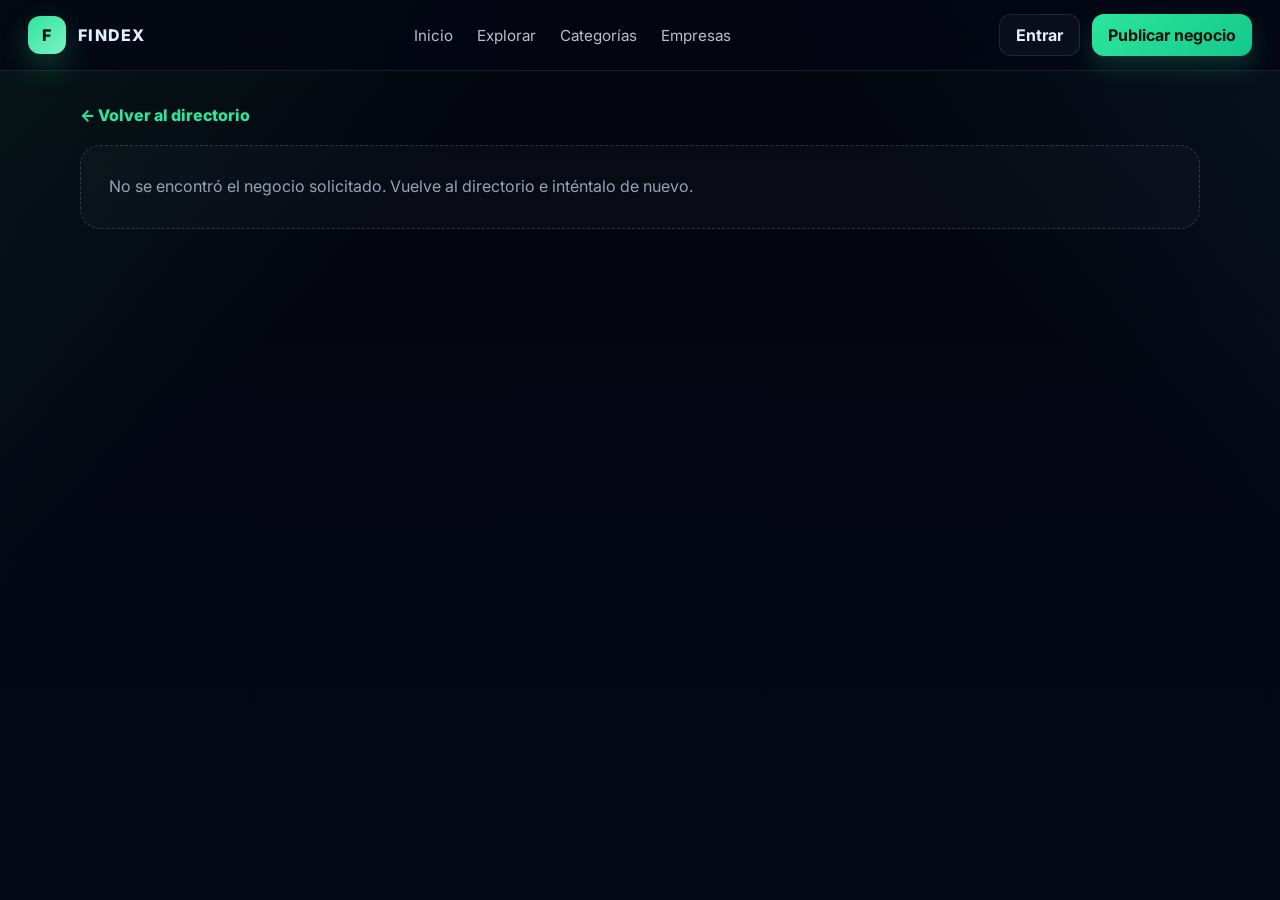
<file: negocio.html>
<!DOCTYPE html>
<html lang="es">
<head>
  <meta charset="UTF-8" />
  <meta name="viewport" content="width=device-width, initial-scale=1.0" />
  <title>Detalle del negocio | Findex</title>
  <meta name="description" content="Detalles del negocio, horarios, ubicación y contacto." />
  <link rel="preconnect" href="https://fonts.googleapis.com">
  <link rel="preconnect" href="https://fonts.gstatic.com" crossorigin>
  <link href="https://fonts.googleapis.com/css2?family=Inter:wght@400;500;600;700;800&display=swap" rel="stylesheet">
  <link rel="stylesheet" href="styles.css" />
  <style>
    .detail-wrap{
      width:min(1120px, calc(100% - 32px));
      margin:0 auto;
      padding:34px 0 44px;
    }

    .back-link{
      display:inline-flex;
      align-items:center;
      gap:8px;
      color:#2ee59d;
      margin-bottom:20px;
      font-weight:800;
    }

    .detail-grid{
      display:grid;
      grid-template-columns:1.05fr 0.95fr;
      gap:22px;
      align-items:start;
    }

    .detail-media-stack{
      display:grid;
      gap:12px;
    }

    .detail-media{
      position:relative;
      border-radius:28px;
      overflow:hidden;
      min-height:520px;
      border:1px solid rgba(255,255,255,0.08);
      box-shadow:0 24px 80px rgba(0,0,0,0.45);
      background:rgba(255,255,255,0.03);
    }

    .detail-media img{
      width:100%;
      height:100%;
      object-fit:cover;
      display:block;
    }

    .detail-badge{
      position:absolute;
      top:18px;
      left:18px;
      padding:9px 12px;
      border-radius:999px;
      background:rgba(46,229,157,0.94);
      color:#04120c;
      font-weight:800;
      font-size:0.82rem;
    }

    .detail-card{
      padding:24px;
      border-radius:28px;
      background:rgba(15,23,42,0.92);
      border:1px solid rgba(148,163,184,0.16);
      box-shadow:0 24px 80px rgba(0,0,0,0.3);
    }

    .detail-title{
      display:flex;
      justify-content:space-between;
      gap:16px;
      align-items:flex-start;
      margin-bottom:14px;
    }

    .detail-title h1{
      font-size:2.2rem;
      margin-bottom:8px;
      line-height:1;
      letter-spacing:0;
    }

    .detail-title p{
      color:#94a3b8;
    }

    .detail-rating{
      color:#f9c74f;
      font-weight:800;
      white-space:nowrap;
    }

    .detail-meta{
      display:grid;
      gap:12px;
      margin:18px 0;
      color:#cbd5e1;
    }

    .detail-meta .row{
      display:flex;
      gap:10px;
      align-items:center;
      padding:12px 14px;
      border-radius:16px;
      background:rgba(255,255,255,0.035);
      border:1px solid rgba(255,255,255,0.06);
      line-height:1.5;
    }

    .detail-actions{
      display:flex;
      flex-wrap:wrap;
      gap:12px;
      margin-top:22px;
    }

    .detail-description{
      margin-top:18px;
      color:#cbd5e1;
      line-height:1.8;
    }

    .gallery{
      display:grid;
      grid-template-columns:repeat(4,1fr);
      gap:10px;
    }

    .gallery button{
      border:none;
      padding:0;
      overflow:hidden;
      height:96px;
      border-radius:16px;
      border:1px solid rgba(255,255,255,0.08);
      background:rgba(255,255,255,0.03);
      cursor:pointer;
    }

    .gallery button.active{
      border-color:rgba(46,229,157,0.55);
      box-shadow:0 0 0 3px rgba(46,229,157,0.12);
    }

    .gallery img{
      width:100%;
      height:100%;
      object-fit:cover;
      display:block;
    }

    @media (max-width: 900px){
      .detail-grid{
        grid-template-columns:1fr;
      }

      .detail-media{
        min-height:340px;
      }
    }

    @media (max-width: 560px){
      .detail-title{
        flex-direction:column;
      }

      .gallery{
        grid-template-columns:repeat(2,1fr);
      }
    }
  </style>
</head>
<body>
  <header class="topbar">
    <a class="brand" href="index.html" aria-label="Findex">
      <div class="brand-mark">F</div>
      <span class="brand-name">FINDEX</span>
    </a>

    <nav class="nav-links">
      <a href="index.html">Inicio</a>
      <a href="index.html#explorar">Explorar</a>
      <a href="index.html#categorias">Categorías</a>
      <a href="index.html#empresas">Empresas</a>
    </nav>

    <div class="nav-actions" id="navActions"></div>
  </header>

  <main class="detail-wrap">
    <a class="back-link" href="index.html#explorar">← Volver al directorio</a>
    <div id="detailRoot"></div>
  </main>

  <script src="data.js"></script>
  <script>
    const detailRoot = document.getElementById("detailRoot");
    const params = new URLSearchParams(window.location.search);
    const id = Number(params.get("id"));
    const selected = getBusinesses().find(b => Number(b.id) === id);

    if (!selected) {
      detailRoot.innerHTML = `
        <div class="empty-state">
          No se encontró el negocio solicitado. Vuelve al directorio e inténtalo de nuevo.
        </div>
      `;
    } else {
      const gallery = getBusinessGallery(selected);
      const mainImage = gallery[0] || getBusinessMainImage(selected);
      const whatsappText = encodeURIComponent(`Hola, vi tu negocio en Findex y quiero más información sobre ${selected.nombre}.`);
      const websiteButton = selected.sitio
        ? `<a class="btn btn-ghost" href="${escapeHTML(selected.sitio)}" target="_blank" rel="noopener">Visitar sitio web</a>`
        : "";

      detailRoot.innerHTML = `
        <section class="detail-grid">
          <div class="detail-media-stack">
            <div class="detail-media">
              <img id="mainDetailImage" src="${escapeHTML(mainImage)}" alt="${escapeHTML(selected.nombre)}" />
              ${selected.destacado ? '<div class="detail-badge">Destacado</div>' : ""}
            </div>

            ${gallery.length > 1 ? `
              <div class="gallery" id="detailGallery">
                ${gallery.map((image, index) => `
                  <button class="${index === 0 ? "active" : ""}" type="button" data-image="${escapeHTML(image)}" aria-label="Ver foto ${index + 1}">
                    <img src="${escapeHTML(image)}" alt="${escapeHTML(selected.nombre)} ${index + 1}" />
                  </button>
                `).join("")}
              </div>
            ` : ""}
          </div>

          <div class="detail-card">
            <div class="detail-title">
              <div>
                <h1>${escapeHTML(selected.nombre)}</h1>
                <p>${escapeHTML(selected.categoriaLabel)}</p>
              </div>
              <div class="detail-rating">★ ${Number(selected.rating || 0).toFixed(1)} (${selected.reseñas || 0})</div>
            </div>

            <div class="detail-meta">
              <div class="row">📍 <strong>Ubicación:</strong> ${escapeHTML(selected.ubicacion)}</div>
              <div class="row">🕒 <strong>Horario:</strong> ${escapeHTML(selected.horario || "Horario no disponible")}</div>
              <div class="row">☎ <strong>Teléfono:</strong> ${escapeHTML(selected.telefono || "No disponible")}</div>
              <div class="row">${selected.verificado ? "Verificado por Findex" : "Perfil pendiente de verificación"}</div>
            </div>

            <div class="detail-description">
              ${escapeHTML(selected.descripcion)}
            </div>

            <div class="detail-actions">
              <a class="btn btn-primary" href="https://wa.me/${escapeHTML(selected.whatsapp)}?text=${whatsappText}" target="_blank" rel="noopener">Contactar por WhatsApp</a>
              ${websiteButton}
            </div>
          </div>
        </section>
      `;

      const mainDetailImage = document.getElementById("mainDetailImage");
      document.querySelectorAll("#detailGallery button").forEach(button => {
        button.addEventListener("click", () => {
          mainDetailImage.src = button.dataset.image;
          document.querySelectorAll("#detailGallery button").forEach(item => item.classList.remove("active"));
          button.classList.add("active");
        });
      });
    }
  </script>
  <script>
    renderSessionNav("navActions");
  </script>
</body>
</html>
</file>
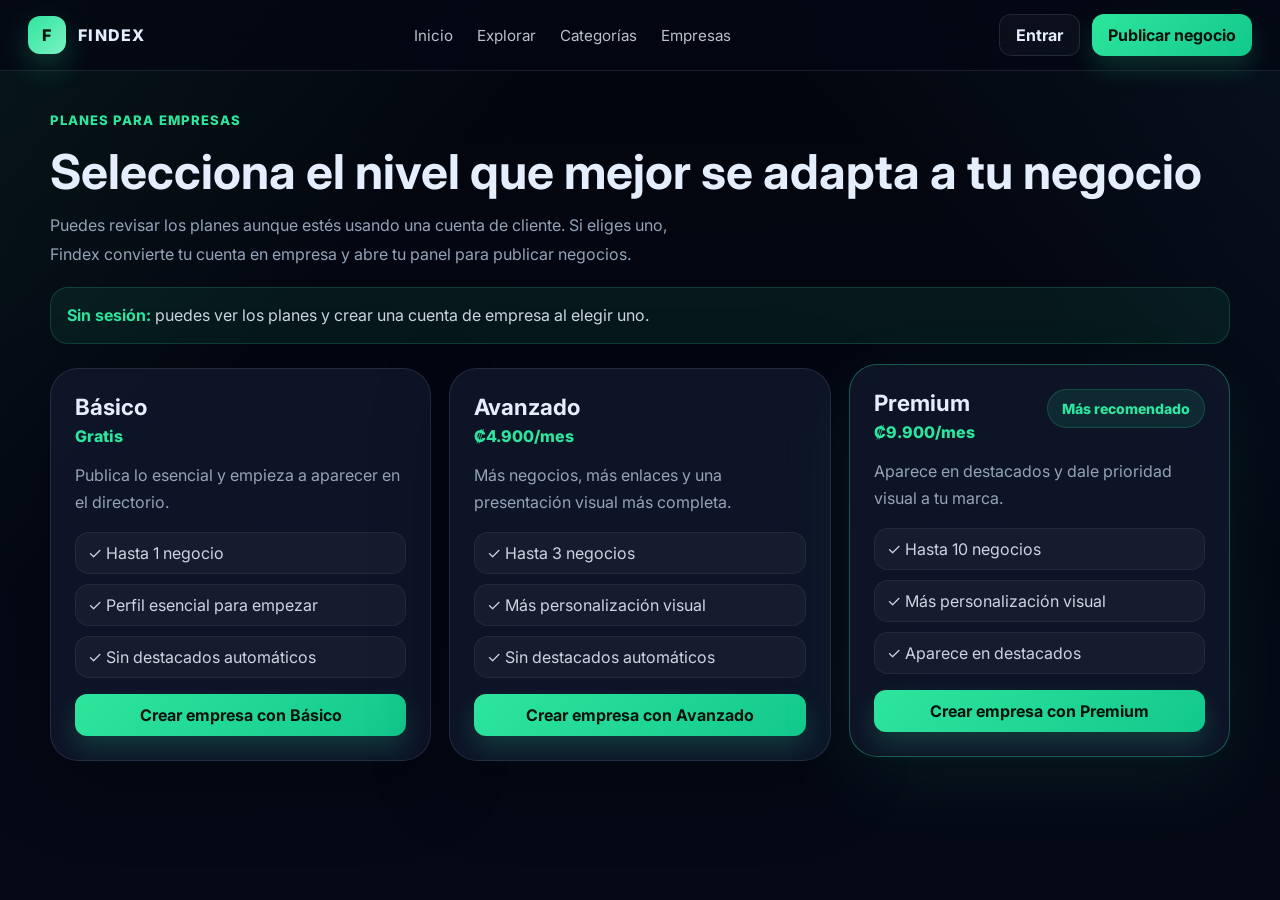
<file: planes.html>
<!DOCTYPE html>
<html lang="es">
<head>
  <meta charset="UTF-8" />
  <meta name="viewport" content="width=device-width, initial-scale=1.0" />
  <title>Planes para empresas | Findex</title>
  <link rel="preconnect" href="https://fonts.googleapis.com">
  <link rel="preconnect" href="https://fonts.gstatic.com" crossorigin>
  <link href="https://fonts.googleapis.com/css2?family=Inter:wght@400;500;600;700;800&display=swap" rel="stylesheet">
  <link rel="stylesheet" href="styles.css" />
  <style>
    .plans-wrap{
      width:min(1180px, calc(100% - 32px));
      margin:0 auto;
      padding:38px 0 48px;
    }

    .plans-head{
      margin-bottom:20px;
    }

    .plans-head h1{
      font-size:clamp(2rem, 4vw, 3rem);
      margin-bottom:10px;
      letter-spacing:0;
    }

    .plans-head p{
      color:#94a3b8;
      line-height:1.8;
      max-width:62ch;
    }

    .plans-note{
      margin-top:18px;
      padding:14px 16px;
      border-radius:18px;
      background:rgba(46,229,157,0.08);
      border:1px solid rgba(46,229,157,0.18);
      color:#cbd5e1;
      line-height:1.7;
    }

    .plans-note strong{
      color:#2ee59d;
    }

    .plans-grid{
      display:grid;
      grid-template-columns:repeat(3, 1fr);
      gap:18px;
      margin-top:24px;
    }

    .plan-card{
      border-radius:28px;
      border:1px solid rgba(148,163,184,0.16);
      background:rgba(15,23,42,0.9);
      padding:24px;
      box-shadow:0 24px 80px rgba(0,0,0,0.28);
      display:flex;
      flex-direction:column;
      gap:16px;
    }

    .plan-card.featured{
      border-color:rgba(46,229,157,0.34);
      box-shadow:0 24px 80px rgba(46,229,157,0.08);
      transform:translateY(-4px);
    }

    .plan-card.current{
      border-color:rgba(56,189,248,0.38);
      background:rgba(15,23,42,0.98);
    }

    .plan-top{
      display:flex;
      justify-content:space-between;
      gap:12px;
      align-items:flex-start;
    }

    .plan-top h2{
      font-size:1.4rem;
      margin-bottom:6px;
    }

    .plan-price{
      color:#2ee59d;
      font-weight:800;
    }

    .plan-desc{
      color:#94a3b8;
      line-height:1.7;
    }

    .plan-list{
      display:grid;
      gap:10px;
      color:#cbd5e1;
    }

    .plan-list span{
      display:flex;
      align-items:center;
      gap:10px;
      padding:10px 12px;
      border-radius:14px;
      background:rgba(255,255,255,0.035);
      border:1px solid rgba(255,255,255,0.06);
    }

    .plan-card .btn{
      margin-top:auto;
    }

    @media (max-width: 900px){
      .plans-grid{
        grid-template-columns:1fr;
      }

      .plan-card.featured{
        transform:none;
      }
    }
  </style>
</head>
<body>
  <header class="topbar">
    <a class="brand" href="index.html" aria-label="Findex">
      <div class="brand-mark">F</div>
      <span class="brand-name">FINDEX</span>
    </a>

    <nav class="nav-links">
      <a href="index.html">Inicio</a>
      <a href="index.html#explorar">Explorar</a>
      <a href="index.html#categorias">Categorías</a>
      <a href="index.html#empresas">Empresas</a>
    </nav>

    <div class="nav-actions" id="navActions"></div>
  </header>

  <main class="plans-wrap">
    <section class="plans-head">
      <div class="eyebrow">Planes para empresas</div>
      <h1>Selecciona el nivel que mejor se adapta a tu negocio</h1>
      <p>
        Puedes revisar los planes aunque estés usando una cuenta de cliente. Si eliges uno,
        Findex convierte tu cuenta en empresa y abre tu panel para publicar negocios.
      </p>
      <div class="plans-note" id="plansNote"></div>
    </section>

    <div class="plans-grid" id="plansGrid"></div>
  </main>

  <script src="data.js"></script>
  <script>
    const currentUser = getCurrentUser();
    const plansGrid = document.getElementById("plansGrid");
    const plansNote = document.getElementById("plansNote");

    function getPlansNote() {
      if (!currentUser) {
        return "<strong>Sin sesión:</strong> puedes ver los planes y crear una cuenta de empresa al elegir uno.";
      }

      if (isClientUser(currentUser)) {
        return "<strong>Cuenta de cliente activa:</strong> elegir un plan transformará tu cuenta en empresa sin perder tu sesión.";
      }

      return `<strong>Cuenta de empresa activa:</strong> estás viendo opciones para tu plan actual.`;
    }

    function getPlanButtonLabel(plan, isCurrent) {
      if (isCurrent) return "Seleccionado";
      if (!currentUser) return `Crear empresa con ${plan.label}`;
      if (isClientUser(currentUser)) return `Convertirme con ${plan.label}`;
      return `Elegir ${plan.label}`;
    }

    plansNote.innerHTML = getPlansNote();

    plansGrid.innerHTML = planDefinitions.map(plan => {
      const isCurrent = currentUser?.plan === plan.key;

      return `
        <article class="plan-card ${plan.key === "premium" ? "featured" : ""} ${isCurrent ? "current" : ""}">
          <div class="plan-top">
            <div>
              <h2>${plan.label}</h2>
              <div class="plan-price">${plan.price}</div>
            </div>
            ${isCurrent ? '<span class="pill">Plan actual</span>' : plan.key === "premium" ? '<span class="pill">Más recomendado</span>' : ""}
          </div>

          <p class="plan-desc">${plan.description}</p>

          <div class="plan-list">
            <span>✓ ${plan.maxBusinesses === 10 ? "Hasta 10 negocios" : `Hasta ${plan.maxBusinesses} negocio${plan.maxBusinesses === 1 ? "" : "s"}`}</span>
            <span>✓ ${plan.extraFields ? "Más personalización visual" : "Perfil esencial para empezar"}</span>
            <span>✓ ${plan.featured ? "Aparece en destacados" : "Sin destacados automáticos"}</span>
          </div>

          <button class="btn btn-primary" type="button" onclick="choosePlan('${plan.key}')" ${isCurrent ? "disabled" : ""}>
            ${getPlanButtonLabel(plan, isCurrent)}
          </button>
        </article>
      `;
    }).join("");

    function choosePlan(planKey) {
      const user = getCurrentUser();

      if (!user) {
        window.location.href = `auth.html?tipo=empresa&plan=${encodeURIComponent(planKey)}`;
        return;
      }

      setUserPlan(planKey);
      const updated = getCurrentUser();
      window.location.href = isAdmin(updated) ? "admin.html" : "dashboard.html";
    }
  </script>
  <script>
    renderSessionNav("navActions");
  </script>
</body>
</html>
</file>
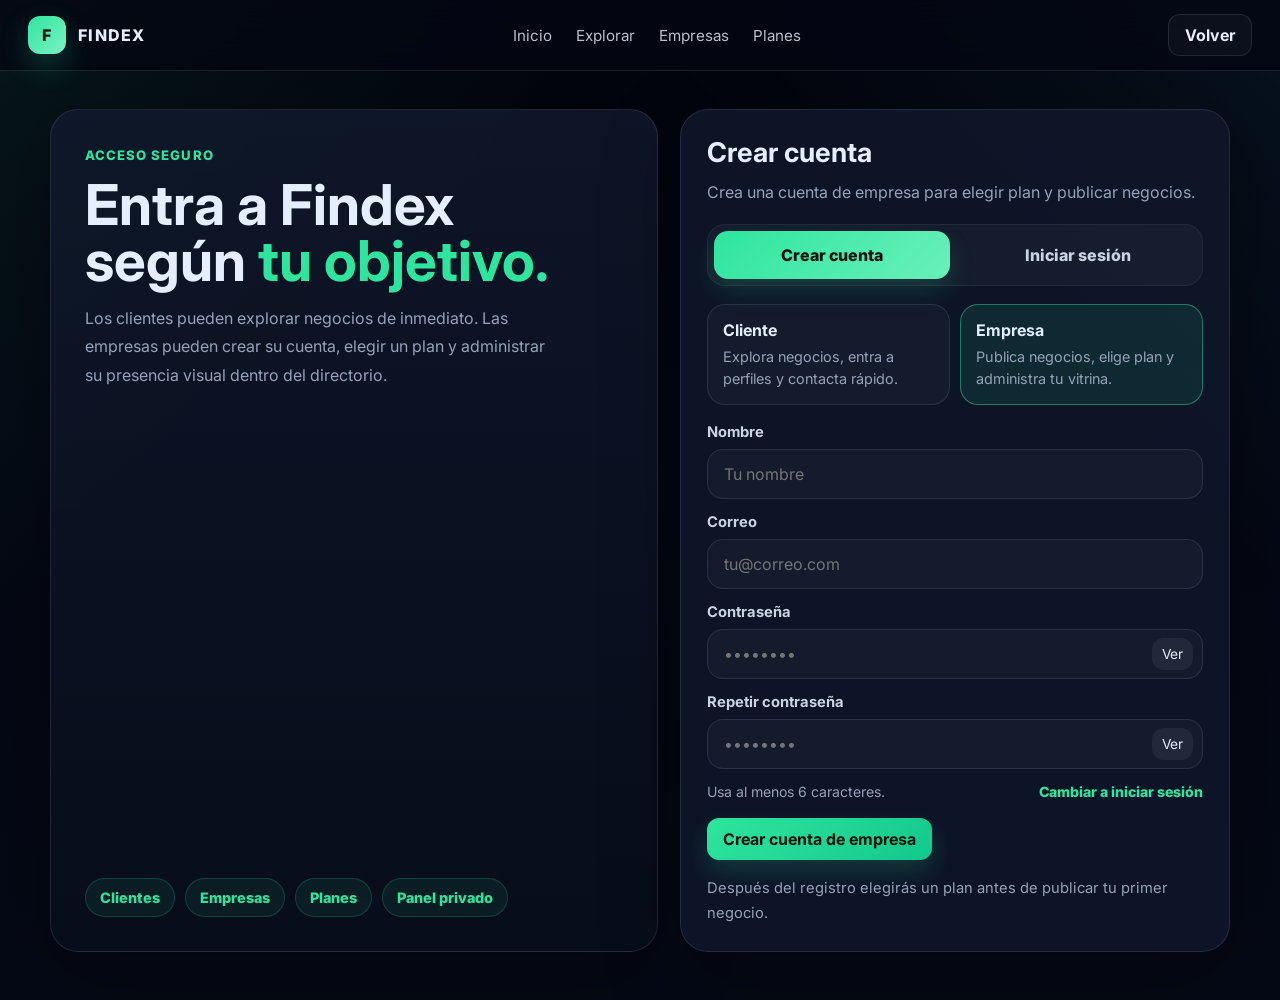
<file: registrar.html>
<!DOCTYPE html>
<html lang="es">
<head>
  <meta charset="UTF-8" />
  <meta name="viewport" content="width=device-width, initial-scale=1.0" />
  <title>Registrar negocio | Findex</title>
  <link rel="preconnect" href="https://fonts.googleapis.com">
  <link rel="preconnect" href="https://fonts.gstatic.com" crossorigin>
  <link href="https://fonts.googleapis.com/css2?family=Inter:wght@400;500;600;700;800&display=swap" rel="stylesheet">
  <link rel="stylesheet" href="styles.css" />
  <style>
    .form-wrap{
      width:min(980px, calc(100% - 32px));
      margin:0 auto;
      padding:40px 0 48px;
    }

    .form-card{
      background:rgba(15,23,42,0.92);
      border:1px solid rgba(148,163,184,0.16);
      border-radius:28px;
      padding:28px;
      box-shadow:0 24px 80px rgba(0,0,0,0.35);
    }

    .form-card h1{
      font-size:2rem;
      margin-bottom:10px;
      letter-spacing:0;
    }

    .form-card p{
      color:#94a3b8;
      margin-bottom:24px;
      line-height:1.7;
    }

    .form-grid{
      display:grid;
      grid-template-columns:repeat(2, 1fr);
      gap:16px;
    }

    .field{
      display:flex;
      flex-direction:column;
      gap:8px;
    }

    .field.full{
      grid-column:1 / -1;
    }

    .field label{
      font-size:0.9rem;
      color:#cbd5e1;
      font-weight:700;
    }

    .field input,
    .field select,
    .field textarea{
      width:100%;
      border-radius:16px;
      border:1px solid rgba(148,163,184,0.16);
      background:rgba(255,255,255,0.03);
      color:#e5eefc;
      padding:14px 16px;
      outline:none;
    }

    .field textarea{
      min-height:120px;
      resize:vertical;
    }

    .form-actions{
      display:flex;
      gap:12px;
      flex-wrap:wrap;
      margin-top:22px;
    }

    .form-error{
      display:none;
      margin-top:18px;
      padding:12px 14px;
      border-radius:14px;
      background:rgba(239,68,68,0.12);
      color:#fecaca;
      border:1px solid rgba(239,68,68,0.18);
      line-height:1.6;
    }

    @media (max-width: 700px){
      .form-grid{
        grid-template-columns:1fr;
      }
    }
  </style>
</head>
<body>
  <header class="topbar">
    <a class="brand" href="index.html" aria-label="Findex">
      <div class="brand-mark">F</div>
      <span class="brand-name">FINDEX</span>
    </a>

    <nav class="nav-links">
      <a href="index.html">Inicio</a>
      <a href="dashboard.html">Mi panel</a>
      <a href="planes.html">Planes</a>
    </nav>

    <div class="nav-actions" id="navActions"></div>
  </header>

  <main class="form-wrap">
    <section class="form-card">
      <div class="eyebrow">Nuevo perfil</div>
      <h1>Registrar negocio</h1>
      <p>Completa la información esencial y publica una vitrina visual lista para clientes.</p>

      <form id="businessForm" class="form-grid">
        <div class="field">
          <label for="nombre">Nombre del negocio</label>
          <input id="nombre" required type="text" placeholder="Ej: Panadería La Esquina" />
        </div>

        <div class="field">
          <label for="categoria">Categoría</label>
          <select id="categoria" required>
            <option value="">Selecciona una categoría</option>
          </select>
        </div>

        <div class="field">
          <label for="ubicacion">Ubicación</label>
          <input id="ubicacion" required type="text" placeholder="Ej: San José, Centro" />
        </div>

        <div class="field">
          <label for="telefono">Teléfono / WhatsApp</label>
          <input id="telefono" required type="text" placeholder="50688888888" />
        </div>

        <div class="field">
          <label for="horario">Horario</label>
          <input id="horario" required type="text" placeholder="Ej: 8:00 AM - 6:00 PM" />
        </div>

        <div class="field">
          <label for="sitio">Sitio web</label>
          <input id="sitio" type="url" placeholder="https://..." />
        </div>

        <div class="field full">
          <label for="descripcion">Descripción</label>
          <textarea id="descripcion" required placeholder="Describe el negocio, lo que ofrece y por qué destaca."></textarea>
        </div>

        <div class="field full">
          <label>Fotos del negocio</label>
          <div class="image-manager">
            <div class="image-upload-grid">
              <div class="upload-zone" id="mainDrop">
                <strong>Foto principal</strong>
                <small>Será la imagen principal del perfil y del listado.</small>
                <input class="sr-only" id="mainImageInput" type="file" accept="image/*" />
                <label class="btn btn-ghost" for="mainImageInput">Subir imagen</label>
              </div>
              <div id="mainPreview"></div>
            </div>

            <div class="image-upload-grid">
              <div class="upload-zone" id="galleryDrop">
                <strong>Fotos adicionales</strong>
                <small>Hasta 6 imágenes para mostrar el ambiente, productos o detalles.</small>
                <input class="sr-only" id="galleryImageInput" type="file" accept="image/*" multiple />
                <label class="btn btn-ghost" for="galleryImageInput">Subir galería</label>
              </div>
              <div class="preview-grid" id="galleryPreview"></div>
            </div>
          </div>
        </div>

        <div class="field full">
          <div class="form-actions">
            <button class="btn btn-primary" type="submit">Guardar negocio</button>
            <a class="btn btn-ghost" href="dashboard.html">Cancelar</a>
          </div>
        </div>
      </form>

      <div id="formError" class="form-error"></div>
    </section>
  </main>

  <script src="data.js"></script>
  <script src="media-manager.js"></script>
  <script>
    const currentUser = getCurrentUser();
    let redirectTarget = "";
    if (!currentUser) redirectTarget = "auth.html?tipo=empresa";
    else if (!isBusinessUser(currentUser)) redirectTarget = "index.html#explorar";
    else if (!currentUser.plan) redirectTarget = "planes.html";

    if (redirectTarget) {
      document.body.hidden = true;
      window.location.href = redirectTarget;
    }

    const categorySelect = document.getElementById("categoria");
    const form = document.getElementById("businessForm");
    const formError = document.getElementById("formError");

    function showError(message) {
      formError.textContent = message;
      formError.style.display = "block";
    }

    function clearError() {
      formError.style.display = "none";
    }

    const photoManager = createPhotoManager({
      mainInputId: "mainImageInput",
      galleryInputId: "galleryImageInput",
      mainDropId: "mainDrop",
      galleryDropId: "galleryDrop",
      mainPreviewId: "mainPreview",
      galleryPreviewId: "galleryPreview",
      onError: showError
    });

    categories.forEach(cat => {
      const option = document.createElement("option");
      option.value = cat.key;
      option.textContent = cat.label;
      categorySelect.appendChild(option);
    });

    form.addEventListener("submit", e => {
      e.preventDefault();
      clearError();

      const media = photoManager.getImages();
      if (!media.imagen) {
        showError("Agrega una foto principal del negocio.");
        return;
      }

      try {
        const newBusiness = addBusiness({
          nombre: document.getElementById("nombre").value.trim(),
          categoria: document.getElementById("categoria").value,
          ubicacion: document.getElementById("ubicacion").value.trim(),
          descripcion: document.getElementById("descripcion").value.trim(),
          imagen: media.imagen,
          galeria: media.galeria,
          horario: document.getElementById("horario").value.trim(),
          telefono: document.getElementById("telefono").value.trim(),
          whatsapp: document.getElementById("telefono").value.trim(),
          sitio: document.getElementById("sitio").value.trim()
        });

        window.location.href = `negocio.html?id=${newBusiness.id}`;
      } catch (err) {
        showError(err.message || "No se pudo guardar el negocio.");
      }
    });
  </script>
  <script>
    renderSessionNav("navActions");
  </script>
</body>
</html>
</file>
<file: styles.css>
:root{
  --bg:#040713;
  --bg-soft:#0a1020;
  --surface:rgba(15,23,42,0.82);
  --surface-strong:rgba(15,23,42,0.95);
  --surface-soft:rgba(255,255,255,0.035);
  --line:rgba(148,163,184,0.16);
  --line-strong:rgba(46,229,157,0.32);
  --text:#e5eefc;
  --muted:#94a3b8;
  --muted-2:#cbd5e1;
  --green:#2ee59d;
  --green-2:#12c98d;
  --blue:#38bdf8;
  --gold:#f9c74f;
  --danger:#ef4444;
  --shadow:0 24px 80px rgba(0,0,0,0.38);
  --radius:22px;
  --radius-sm:16px;
  --max:1280px;
}

*{
  box-sizing:border-box;
  margin:0;
  padding:0;
}

html{
  scroll-behavior:smooth;
}

body{
  font-family:"Inter", system-ui, sans-serif;
  color:var(--text);
  min-height:100vh;
  background:
    linear-gradient(135deg, rgba(46,229,157,0.08) 0%, transparent 28%),
    linear-gradient(225deg, rgba(56,189,248,0.07) 0%, transparent 26%),
    linear-gradient(180deg, #03050d 0%, var(--bg) 48%, #050916 100%);
}

a{
  color:inherit;
  text-decoration:none;
}

button,
input,
select,
textarea{
  font:inherit;
}

img{
  max-width:100%;
}

.topbar{
  position:sticky;
  top:0;
  z-index:20;
  display:flex;
  align-items:center;
  justify-content:space-between;
  gap:16px;
  padding:14px 28px;
  border-bottom:1px solid var(--line);
  background:rgba(4,7,19,0.8);
  backdrop-filter:blur(18px);
}

.brand{
  display:flex;
  align-items:center;
  gap:12px;
  font-weight:800;
  letter-spacing:0.08em;
}

.brand-mark{
  width:38px;
  height:38px;
  display:grid;
  place-items:center;
  border-radius:12px;
  color:#02110b;
  background:linear-gradient(135deg, var(--green), #7cf2c5);
  box-shadow:0 12px 30px rgba(46,229,157,0.24);
}

.brand-name{
  font-size:1rem;
}

.nav-links{
  display:flex;
  gap:24px;
  align-items:center;
  color:var(--muted-2);
  font-size:0.95rem;
}

.nav-links a{
  opacity:0.9;
  transition:0.2s ease;
}

.nav-links a:hover{
  color:white;
  opacity:1;
}

.nav-actions{
  display:flex;
  gap:12px;
  align-items:center;
  flex-wrap:wrap;
}

.session-chip{
  max-width:220px;
  padding:9px 12px;
  border-radius:999px;
  color:var(--muted-2);
  background:var(--surface-soft);
  border:1px solid var(--line);
  font-weight:700;
  overflow:hidden;
  text-overflow:ellipsis;
  white-space:nowrap;
}

.btn{
  display:inline-flex;
  align-items:center;
  justify-content:center;
  gap:8px;
  min-height:42px;
  border:none;
  border-radius:12px;
  padding:11px 16px;
  cursor:pointer;
  transition:0.2s ease;
  font-weight:700;
  line-height:1;
}

.btn:hover{
  transform:translateY(-1px);
}

.btn:disabled{
  opacity:0.58;
  cursor:not-allowed;
  transform:none;
}

.btn-primary{
  color:#02110b;
  background:linear-gradient(135deg, var(--green), var(--green-2));
  box-shadow:0 12px 24px rgba(46,229,157,0.18);
}

.btn-ghost{
  color:var(--text);
  background:rgba(255,255,255,0.035);
  border:1px solid var(--line);
}

main{
  width:min(var(--max), calc(100% - 32px));
  margin:0 auto;
}

.hero{
  display:grid;
  grid-template-columns:1.04fr 0.96fr;
  gap:24px;
  align-items:stretch;
  padding:28px 0 18px;
}

.hero-copy,
.client-panel,
.featured-carousel,
.cta-section{
  border:1px solid var(--line);
  box-shadow:var(--shadow);
}

.hero-copy{
  padding:30px;
  border-radius:var(--radius);
  background:
    linear-gradient(180deg, rgba(15,23,42,0.84), rgba(8,13,27,0.96)),
    linear-gradient(135deg, rgba(46,229,157,0.08), transparent 36%);
}

.eyebrow{
  display:inline-flex;
  align-items:center;
  gap:8px;
  color:var(--green);
  font-size:0.82rem;
  font-weight:800;
  letter-spacing:0.08em;
  text-transform:uppercase;
  margin-bottom:14px;
}

.mini-eyebrow{
  margin-bottom:8px;
  font-size:0.72rem;
}

.hero h1{
  max-width:12ch;
  margin-bottom:18px;
  font-size:clamp(2.35rem, 4.8vw, 4.55rem);
  line-height:1;
  letter-spacing:0;
}

.hero h1 span,
.hero h2 span{
  color:var(--green);
}

.hero p{
  max-width:58ch;
  margin-bottom:22px;
  color:var(--muted);
  line-height:1.7;
  font-size:1.02rem;
}

.hero-actions,
.cta-actions,
.featured-actions{
  display:flex;
  flex-wrap:wrap;
  gap:12px;
}

.client-panel{
  padding:24px;
  border-radius:var(--radius);
  background:
    linear-gradient(180deg, rgba(15,23,42,0.92), rgba(7,11,23,0.96)),
    linear-gradient(145deg, transparent, rgba(56,189,248,0.08));
  display:flex;
  flex-direction:column;
  gap:18px;
}

.client-panel-top h2{
  margin-bottom:10px;
  font-size:clamp(1.65rem, 2.8vw, 2.25rem);
  line-height:1.08;
}

.client-panel-top p{
  color:var(--muted);
  line-height:1.7;
}

.client-stats{
  display:grid;
  grid-template-columns:repeat(3,1fr);
  gap:12px;
}

.client-stats div{
  padding:16px;
  border-radius:18px;
  background:rgba(255,255,255,0.035);
  border:1px solid rgba(255,255,255,0.07);
}

.client-stats strong{
  display:block;
  color:var(--green);
  font-size:1.55rem;
  line-height:1;
  margin-bottom:6px;
}

.client-stats span{
  color:var(--muted-2);
  font-size:0.82rem;
  font-weight:700;
}

.client-panel-action{
  margin-top:auto;
  padding-top:16px;
  border-top:1px solid rgba(255,255,255,0.08);
}

.client-panel-action a{
  color:var(--green);
  font-weight:800;
}

.content-section,
.featured-section{
  padding:30px 0 10px;
}

.section-head{
  display:flex;
  align-items:flex-end;
  justify-content:space-between;
  gap:20px;
  margin-bottom:18px;
}

.section-head h2{
  margin-bottom:8px;
  font-size:1.65rem;
}

.section-head p{
  color:var(--muted);
  line-height:1.6;
}

.section-link{
  color:var(--green);
  font-weight:800;
  white-space:nowrap;
}

.pill{
  display:inline-flex;
  align-items:center;
  gap:8px;
  padding:10px 14px;
  border-radius:999px;
  color:var(--green);
  background:rgba(46,229,157,0.1);
  border:1px solid rgba(46,229,157,0.18);
  font-weight:800;
  font-size:0.88rem;
}

.featured-carousel{
  position:relative;
  overflow:hidden;
  height:390px;
  border-radius:var(--radius);
  background:var(--surface-strong);
}

.featured-track{
  height:100%;
  display:flex;
  transform:translate3d(0,0,0);
  transition:transform 780ms cubic-bezier(0.22, 1, 0.36, 1);
  will-change:transform;
}

.featured-slide{
  flex:0 0 100%;
  width:100%;
  height:100%;
  min-height:0;
  display:grid;
  grid-template-columns:1.08fr 0.92fr;
  background:
    linear-gradient(90deg, rgba(4,7,19,0.18), rgba(4,7,19,0.86) 58%),
    linear-gradient(135deg, color-mix(in srgb, var(--accent) 18%, transparent), transparent 46%);
}

.featured-image{
  height:100%;
  min-height:0;
  overflow:hidden;
}

.featured-image img{
  width:100%;
  height:100%;
  object-fit:cover;
  display:block;
}

.featured-copy{
  padding:34px 54px 34px 28px;
  display:flex;
  flex-direction:column;
  justify-content:center;
  min-width:0;
  overflow:hidden;
}

.featured-kicker{
  display:block;
  color:var(--green);
  font-weight:800;
  font-size:0.86rem;
  margin-bottom:10px;
}

.featured-copy h3{
  font-size:clamp(2rem, 4vw, 3.4rem);
  line-height:1;
  margin-bottom:14px;
  display:-webkit-box;
  -webkit-line-clamp:2;
  -webkit-box-orient:vertical;
  overflow:hidden;
}

.featured-copy p{
  color:var(--muted-2);
  line-height:1.7;
  margin-bottom:16px;
  display:-webkit-box;
  -webkit-line-clamp:3;
  -webkit-box-orient:vertical;
  overflow:hidden;
}

.featured-meta{
  display:flex;
  flex-wrap:wrap;
  gap:10px;
  margin-bottom:20px;
  max-height:76px;
  overflow:hidden;
}

.featured-meta span{
  padding:9px 11px;
  border-radius:999px;
  color:var(--muted-2);
  background:rgba(255,255,255,0.055);
  border:1px solid rgba(255,255,255,0.08);
  font-weight:700;
  font-size:0.86rem;
}

.carousel-arrow{
  position:absolute;
  top:50%;
  z-index:2;
  width:42px;
  height:42px;
  display:grid;
  place-items:center;
  transform:translateY(-50%);
  border:none;
  border-radius:14px;
  color:var(--text);
  background:rgba(4,7,19,0.62);
  border:1px solid rgba(255,255,255,0.14);
  backdrop-filter:blur(10px);
  cursor:pointer;
  font-size:1.7rem;
  line-height:1;
}

.carousel-arrow.left{
  left:16px;
}

.carousel-arrow.right{
  right:16px;
}

.carousel-dots{
  display:flex;
  justify-content:center;
  gap:8px;
  margin-top:14px;
}

.carousel-dots button{
  width:9px;
  height:9px;
  border:none;
  border-radius:999px;
  background:rgba(148,163,184,0.45);
  cursor:pointer;
}

.carousel-dots button.active{
  width:28px;
  background:var(--green);
}

.search-panel{
  display:grid;
  grid-template-columns:1.15fr 0.85fr 0.85fr auto;
  gap:12px;
  padding:12px;
  border-radius:20px;
  background:rgba(11,16,32,0.84);
  border:1px solid var(--line);
  box-shadow:var(--shadow);
  backdrop-filter:blur(20px);
}

.explorer-search{
  margin-bottom:18px;
}

.search-field{
  display:flex;
  flex-direction:column;
  gap:8px;
  padding:8px 10px;
  border-radius:16px;
  background:rgba(255,255,255,0.025);
  border:1px solid rgba(148,163,184,0.08);
}

.search-field label{
  color:var(--muted);
  font-size:0.75rem;
  font-weight:700;
}

.search-field input,
.search-field select{
  width:100%;
  color:var(--text);
  background:transparent;
  border:none;
  outline:none;
}

.search-field select{
  appearance:none;
}

select option{
  color:#0f172a;
}

.search-button{
  min-width:86px;
  border:none;
  border-radius:18px;
  color:#04120c;
  background:linear-gradient(135deg, var(--green), #6af0ba);
  box-shadow:0 16px 28px rgba(46,229,157,0.2);
  font-weight:800;
  cursor:pointer;
  transition:0.2s ease;
}

.search-button:hover{
  transform:translateY(-1px);
}

.category-grid{
  display:grid;
  grid-template-columns:repeat(4,minmax(0,1fr));
  gap:14px;
}

.category-card{
  padding:18px;
  border-radius:20px;
  background:var(--surface);
  border:1px solid var(--line);
  box-shadow:0 14px 36px rgba(0,0,0,0.2);
  cursor:pointer;
  backdrop-filter:blur(14px);
  transition:0.22s ease;
}

.category-card:hover{
  transform:translateY(-3px);
  border-color:rgba(46,229,157,0.35);
  background:var(--surface-strong);
}

.category-icon{
  width:48px;
  height:48px;
  display:grid;
  place-items:center;
  margin-bottom:14px;
  border-radius:16px;
  color:var(--green);
  background:rgba(46,229,157,0.12);
  font-size:1.35rem;
}

.category-card h3{
  margin-bottom:6px;
  font-size:1rem;
}

.category-card p{
  color:var(--muted);
  font-size:0.92rem;
  line-height:1.55;
}

.category-count{
  margin-top:10px;
  color:var(--green) !important;
  font-weight:800;
}

.business-grid{
  display:grid;
  grid-template-columns:repeat(3,minmax(0,1fr));
  gap:18px;
}

.business-card{
  overflow:hidden;
  border-radius:20px;
  background:var(--surface-strong);
  border:1px solid var(--line);
  box-shadow:0 18px 42px rgba(0,0,0,0.22);
  cursor:pointer;
  transition:0.22s ease;
}

.business-card:hover{
  transform:translateY(-4px);
  border-color:rgba(46,229,157,0.28);
}

.business-image{
  position:relative;
  height:198px;
}

.business-image img{
  width:100%;
  height:100%;
  object-fit:cover;
  display:block;
}

.business-badge{
  position:absolute;
  top:14px;
  left:14px;
  padding:8px 10px;
  border-radius:999px;
  color:#042013;
  background:rgba(46,229,157,0.94);
  font-size:0.78rem;
  font-weight:800;
}

.business-fav{
  position:absolute;
  top:14px;
  right:14px;
  width:34px;
  height:34px;
  display:grid;
  place-items:center;
  border-radius:12px;
  color:white;
  background:rgba(8,12,24,0.65);
  border:1px solid rgba(255,255,255,0.14);
  backdrop-filter:blur(10px);
}

.business-content{
  padding:16px;
}

.business-top{
  display:flex;
  align-items:flex-start;
  justify-content:space-between;
  gap:12px;
  margin-bottom:10px;
}

.business-top h3{
  margin-bottom:4px;
  font-size:1.08rem;
}

.business-top p{
  color:var(--muted);
  font-size:0.92rem;
}

.rating{
  display:flex;
  align-items:center;
  gap:6px;
  color:var(--gold);
  font-weight:800;
  white-space:nowrap;
  font-size:0.92rem;
}

.rating span{
  color:var(--muted);
  font-weight:600;
}

.business-description{
  color:var(--muted-2);
  line-height:1.55;
  font-size:0.92rem;
  margin-bottom:12px;
  display:-webkit-box;
  -webkit-line-clamp:2;
  -webkit-box-orient:vertical;
  overflow:hidden;
}

.business-meta{
  display:flex;
  flex-wrap:wrap;
  gap:10px;
  color:var(--muted-2);
  font-size:0.88rem;
}

.meta-item{
  display:flex;
  align-items:center;
  gap:6px;
}

.meta-item.verified{
  color:var(--green);
  font-weight:800;
}

.cta-section{
  margin:36px 0 24px;
  padding:28px;
  display:grid;
  grid-template-columns:0.88fr 1.12fr;
  gap:18px;
  border-radius:28px;
  background:
    linear-gradient(180deg, rgba(15,23,42,0.9), rgba(9,14,27,0.98)),
    linear-gradient(135deg, rgba(46,229,157,0.1), transparent 40%);
}

.cta-copy h2{
  margin-bottom:12px;
  font-size:2rem;
}

.cta-copy p{
  max-width:46ch;
  color:var(--muted);
  line-height:1.7;
}

.benefits{
  display:grid;
  grid-template-columns:repeat(2,minmax(0,1fr));
  gap:14px;
}

.benefit-card{
  padding:18px;
  border-radius:20px;
  background:rgba(255,255,255,0.035);
  border:1px solid rgba(255,255,255,0.07);
}

.benefit-icon{
  width:42px;
  height:42px;
  display:grid;
  place-items:center;
  margin-bottom:12px;
  border-radius:14px;
  color:var(--green);
  background:rgba(46,229,157,0.12);
  font-weight:800;
}

.benefit-card h3{
  margin-bottom:8px;
  font-size:1rem;
}

.benefit-card p{
  color:var(--muted);
  line-height:1.6;
  font-size:0.93rem;
}

.footer{
  width:min(var(--max), calc(100% - 32px));
  margin:0 auto;
  padding:16px 0 34px;
  display:flex;
  justify-content:space-between;
  gap:20px;
  align-items:center;
  color:var(--muted);
}

.footer p{
  max-width:50ch;
  margin-top:10px;
  line-height:1.7;
}

.footer-links{
  display:flex;
  flex-wrap:wrap;
  gap:18px;
}

.footer-brand{
  margin-bottom:2px;
}

.empty-state{
  padding:28px;
  border-radius:20px;
  color:var(--muted);
  background:rgba(255,255,255,0.025);
  border:1px dashed rgba(148,163,184,0.28);
  line-height:1.6;
}

.full-span{
  grid-column:1 / -1;
}

.subtle{
  color:var(--muted);
  line-height:1.7;
}

.notice{
  display:none;
  margin-top:12px;
  padding:12px 14px;
  border-radius:14px;
  color:var(--green);
  background:rgba(46,229,157,0.1);
  border:1px solid rgba(46,229,157,0.14);
  line-height:1.6;
}

.sr-only{
  position:absolute;
  width:1px;
  height:1px;
  padding:0;
  margin:-1px;
  overflow:hidden;
  clip:rect(0,0,0,0);
  white-space:nowrap;
  border:0;
}

.image-manager{
  display:grid;
  gap:14px;
}

.image-upload-grid{
  display:grid;
  grid-template-columns:0.9fr 1.1fr;
  gap:14px;
}

.upload-zone{
  display:flex;
  flex-direction:column;
  justify-content:center;
  gap:12px;
  min-height:150px;
  padding:18px;
  border-radius:18px;
  color:var(--muted-2);
  background:rgba(255,255,255,0.025);
  border:1px dashed rgba(148,163,184,0.34);
  transition:0.2s ease;
}

.upload-zone.is-dragging{
  border-color:var(--green);
  background:rgba(46,229,157,0.08);
}

.upload-zone strong{
  color:var(--text);
}

.upload-zone small{
  color:var(--muted);
  line-height:1.5;
}

.preview-grid{
  display:grid;
  grid-template-columns:repeat(3,minmax(0,1fr));
  gap:10px;
}

.photo-thumb{
  position:relative;
  overflow:hidden;
  min-height:104px;
  border-radius:16px;
  background:rgba(255,255,255,0.035);
  border:1px solid rgba(255,255,255,0.08);
}

.photo-thumb img{
  width:100%;
  height:100%;
  min-height:104px;
  object-fit:cover;
  display:block;
}

.photo-thumb.main{
  min-height:220px;
}

.photo-thumb.main img{
  min-height:220px;
}

.photo-remove{
  position:absolute;
  top:8px;
  right:8px;
  width:30px;
  height:30px;
  display:grid;
  place-items:center;
  border:none;
  border-radius:10px;
  color:white;
  background:rgba(4,7,19,0.72);
  border:1px solid rgba(255,255,255,0.14);
  cursor:pointer;
}

.photo-empty{
  min-height:104px;
  display:grid;
  place-items:center;
  padding:16px;
  border-radius:16px;
  color:var(--muted);
  background:rgba(255,255,255,0.02);
  border:1px dashed rgba(148,163,184,0.26);
  text-align:center;
}

@media (max-width:1100px){
  .hero,
  .featured-slide{
    grid-template-columns:1fr;
  }

  .featured-carousel{
    height:560px;
  }

  .featured-image{
    height:270px;
  }

  .featured-copy{
    padding:26px;
    height:290px;
    justify-content:flex-start;
  }

  .category-grid,
  .business-grid{
    grid-template-columns:repeat(2,minmax(0,1fr));
  }

  .cta-section{
    grid-template-columns:1fr;
  }
}

@media (max-width:860px){
  .topbar{
    flex-wrap:wrap;
    justify-content:center;
  }

  .nav-links{
    order:3;
    width:100%;
    justify-content:center;
    flex-wrap:wrap;
    gap:16px;
  }

  .section-head{
    align-items:flex-start;
    flex-direction:column;
  }

  .search-panel,
  .image-upload-grid{
    grid-template-columns:1fr;
  }

  .search-button{
    min-height:52px;
  }

  .client-stats{
    grid-template-columns:1fr;
  }

  .business-grid{
    grid-template-columns:1fr;
  }

  .benefits{
    grid-template-columns:1fr;
  }

  .footer{
    flex-direction:column;
    align-items:flex-start;
  }
}

@media (max-width:560px){
  main,
  .footer{
    width:min(var(--max), calc(100% - 20px));
  }

  .topbar{
    padding:16px 14px;
  }

  .hero{
    padding-top:24px;
  }

  .hero-copy,
  .client-panel,
  .cta-section{
    padding:18px;
  }

  .featured-copy{
    padding:22px 18px;
    height:300px;
  }

  .featured-copy h3{
    font-size:2rem;
  }

  .featured-carousel{
    height:540px;
  }

  .featured-image{
    height:240px;
  }

  .featured-slide{
    height:100%;
    min-height:0;
  }

  .carousel-arrow{
    width:36px;
    height:36px;
  }

  .carousel-arrow.left{
    left:10px;
  }

  .carousel-arrow.right{
    right:10px;
  }

  .category-grid,
  .preview-grid{
    grid-template-columns:1fr;
  }
}
</file>
